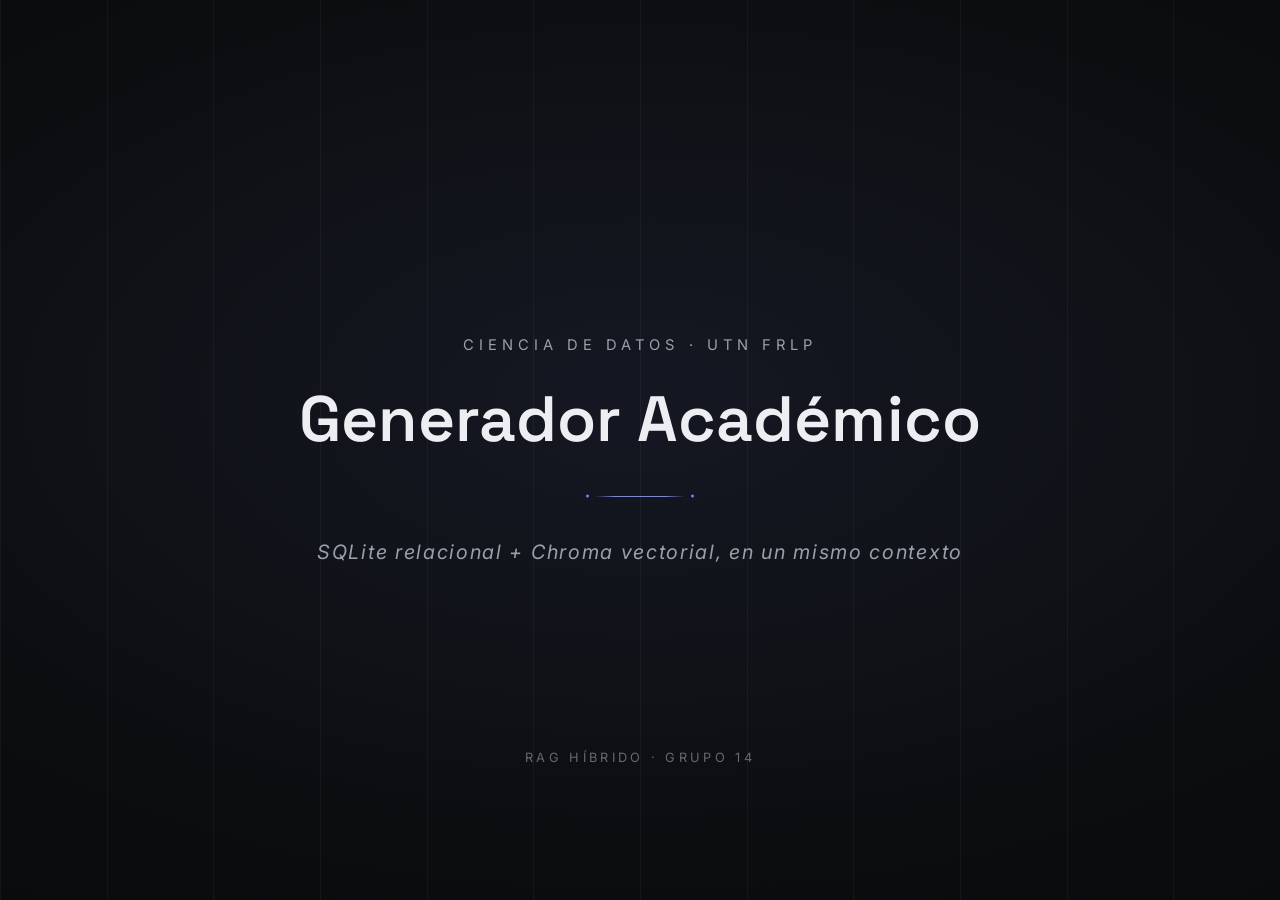
<file: docs/banner.html>
<!doctype html>
<html lang="es">
<head>
<meta charset="utf-8">
<title>banner</title>

<!-- ══ CONFIG ═══════════════════════════════════════════════════════════
     Editar SOLO este bloque. Los valores salen del sitio real del
     proyecto (sus @font-face / :root), no de la imaginación.
     ═════════════════════════════════════════════════════════════════ -->

<link rel="preconnect" href="https://fonts.gstatic.com" crossorigin>
<link rel="stylesheet" href="https://fonts.googleapis.com/css2?family=Space+Grotesk:wght@500;600;700&family=Inter:ital,wght@0,400;0,500;1,400&display=swap">

<style>
:root{
  /* paleta — copiar del :root del proyecto */
  --bg:        #0E0F12;
  --bg-deep:   #08090B;
  --ink:       #ECEEF2;
  --muted:     #9AA0AA;
  --accent:    #6E86FF;

  /* tipografía — las mismas familias que usa el sitio */
  --font-display: "Space Grotesk", "Segoe UI", sans-serif;
  --font-body:    "Inter", system-ui, sans-serif;

  /* ajuste fino del título */
  --title-weight: 600;
  --title-track:  .005em;
  --title-size:   min(5vw, 20vh);

  /* motivo de fondo del proyecto: gridlines | none */
  --motif: gridlines;

  /* imagen de fondo opcional: url('hero.jpg') o none */
  --hero: none;
  --hero-opacity: .18;
}
</style>

<!-- Textos: si alguno sobra, borrar el elemento entero, no dejarlo vacío. -->
<script>
  const EYEBROW = "Ciencia de Datos · UTN FRLP";                                   /* opcional, ej. "Web · 14 secciones" */
  const TITLE = "Generador Académico";
  const TAGLINE = "SQLite relacional + Chroma vectorial, en un mismo contexto";
  const FOOTNOTE = "RAG híbrido · Grupo 14";                                   /* opcional, ej. dominio del deploy */
</script>

<!-- ══ /CONFIG ══════════════════════════════════════════════════════ -->

<style>
*{margin:0;padding:0;box-sizing:border-box}
html,body{width:100%;height:100%;overflow:hidden}

body{
  background:var(--bg);
  color:var(--ink);
  display:flex;align-items:center;justify-content:center;
  position:relative;
  -webkit-font-smoothing:antialiased;
}

/* hero opcional */
body::before{
  content:"";position:absolute;inset:0;
  background-image:var(--hero);
  background-size:cover;background-position:center;
  opacity:var(--hero-opacity);
  filter:grayscale(.4);
}

/* motivo estructural + viñeta: hunde los bordes para que el texto respire */
body::after{
  content:"";position:absolute;inset:0;pointer-events:none;
  background:
    repeating-linear-gradient(90deg,
      rgba(255,255,255,.045) 0 1px, transparent 1px 8.3333%),
    radial-gradient(100% 78% at 50% 44%,
      color-mix(in srgb, var(--accent) 7%, transparent) 0%, transparent 62%),
    radial-gradient(120% 92% at 50% 45%,
      transparent 34%, color-mix(in srgb, var(--bg-deep) 92%, black) 100%);
}
:root[style*="--motif: none"] body::after{background:radial-gradient(120% 90% at 50% 45%,transparent 30%,var(--bg-deep) 100%)}

.plate{position:relative;z-index:1;text-align:center;padding:0 6vw;max-width:88%}

.eyebrow{
  font-family:var(--font-body);
  font-size:min(1.15vw,2.6vh);
  letter-spacing:.34em;text-transform:uppercase;
  color:var(--muted);
  margin-bottom:min(2.6vw,5vh);
}

h1{
  font-family:var(--font-display);
  font-weight:var(--title-weight);
  font-size:var(--title-size);
  letter-spacing:var(--title-track);
  line-height:1.02;
  text-indent:var(--title-track);          /* compensa el tracking del último glifo */
  white-space:nowrap;
}

/* filete: la marca de agua del sistema, no un separador cualquiera */
.rule{
  width:min(7vw,18vh);height:1px;
  background:linear-gradient(90deg,transparent,var(--accent) 22%,var(--accent) 78%,transparent);
  margin:min(3.4vw,7vh) auto;
  position:relative;
}
.rule::before,.rule::after{
  content:"";position:absolute;top:50%;
  width:3px;height:3px;border-radius:50%;
  background:var(--accent);transform:translateY(-50%) rotate(45deg);
}
.rule::before{left:-9px}
.rule::after{right:-9px}

.tagline{
  font-family:var(--font-body);
  font-style:italic;
  font-size:min(1.55vw,5.2vh);
  letter-spacing:.085em;
  color:var(--muted);
}

.footnote{
  position:absolute;z-index:1;
  bottom:min(3vw,5vh);left:0;right:0;
  text-align:center;
  font-family:var(--font-body);
  font-size:min(1vw,2.2vh);
  letter-spacing:.26em;text-transform:uppercase;
  color:color-mix(in srgb, var(--muted) 62%, transparent);
}

/* El social preview (2:1) se recorta en las tarjetas: GitHub pide ~80px de zona
   segura. El banner del README (3:1) no se recorta y conserva su composicion. */
@media (max-aspect-ratio: 5/2){ .footnote{bottom:15%} }
</style>
</head>
<body>
  <div class="plate">
    <p class="eyebrow"></p>
    <h1></h1>
    <div class="rule"></div>
    <p class="tagline"></p>
  </div>
  <p class="footnote"></p>

<script>
  const set = (sel, txt) => {
    const el = document.querySelector(sel);
    txt ? el.textContent = txt : el.remove();
  };
  set(".eyebrow",  EYEBROW);
  set("h1",        TITLE);
  set(".tagline",  TAGLINE);
  set(".footnote", FOOTNOTE);

  /* Un título largo no debe partirse ni desbordar: se encoge hasta entrar. */
  const h1 = document.querySelector("h1");
  if (h1) {
    const room = () => h1.scrollWidth <= h1.parentElement.clientWidth;
    let size = parseFloat(getComputedStyle(h1).fontSize);
    while (!room() && size > 12) h1.style.fontSize = (size -= 2) + "px";
  }
</script>
</body>
</html>
</file>
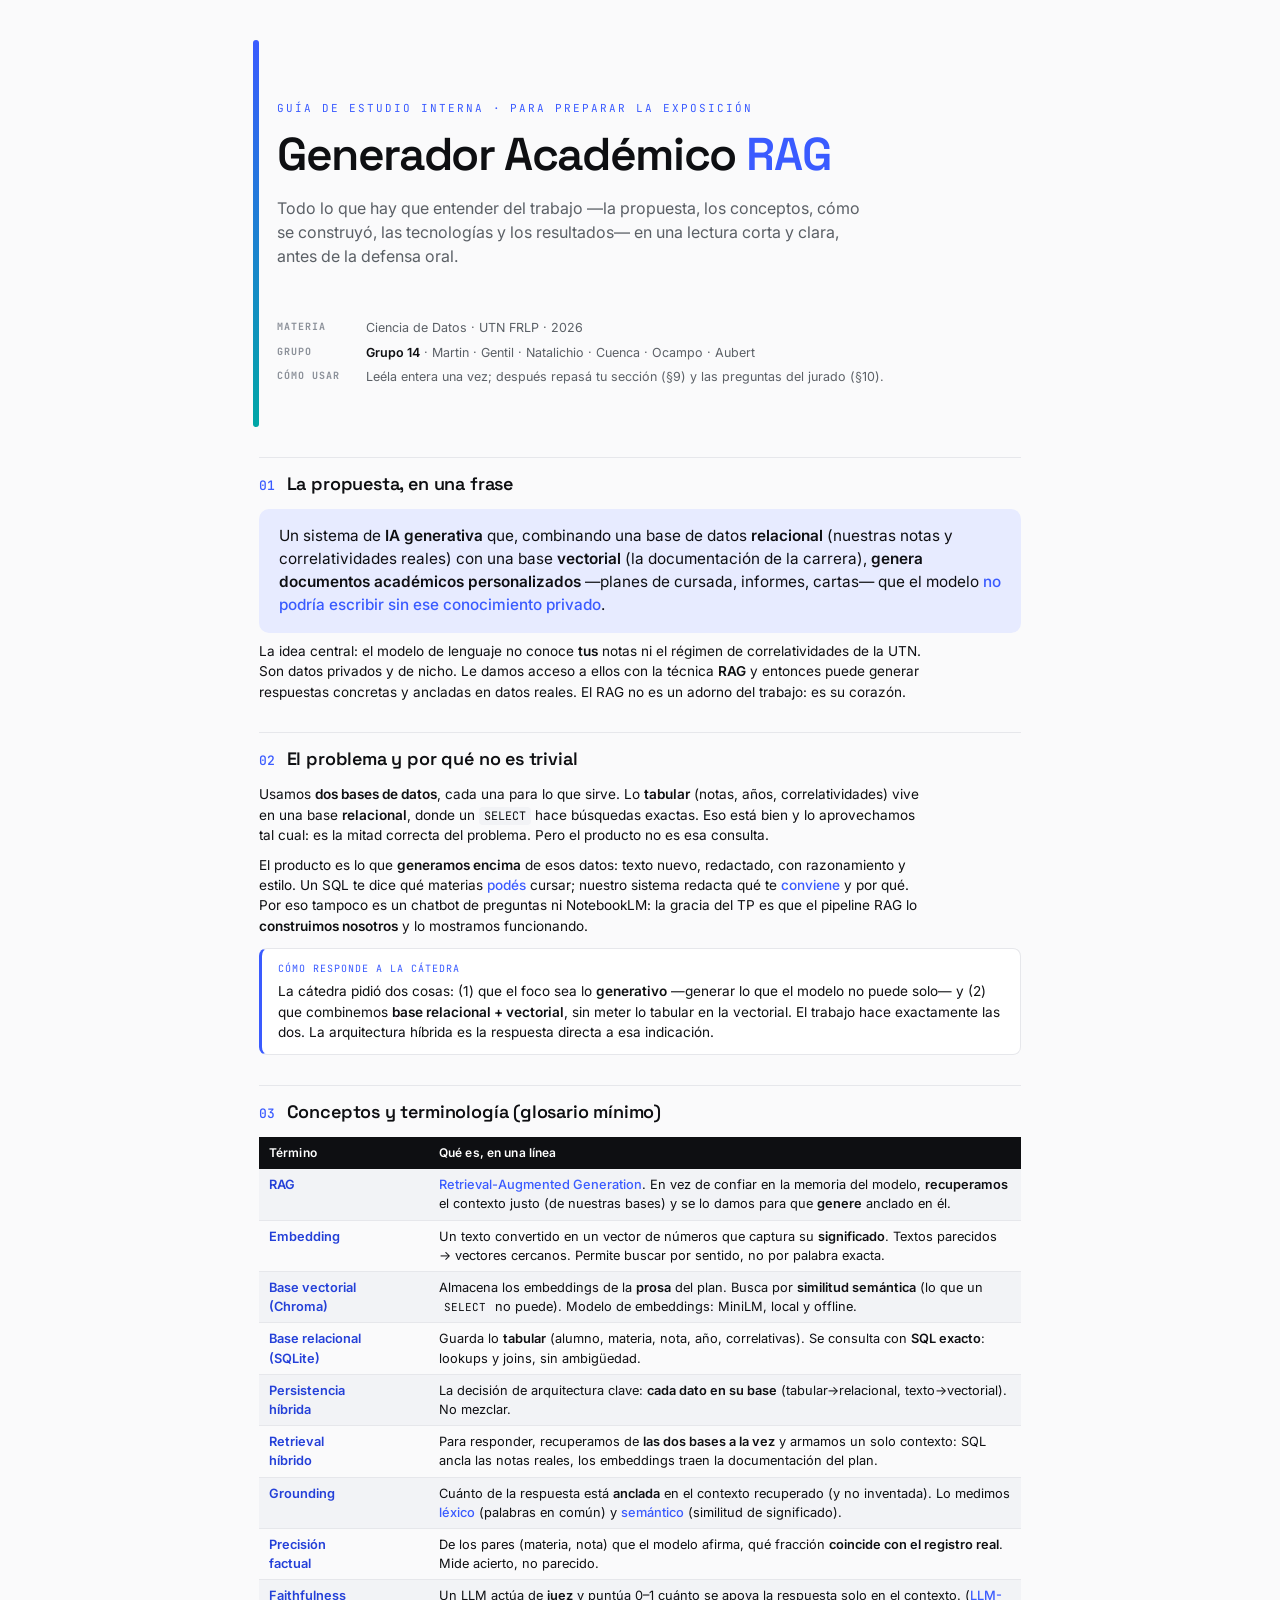
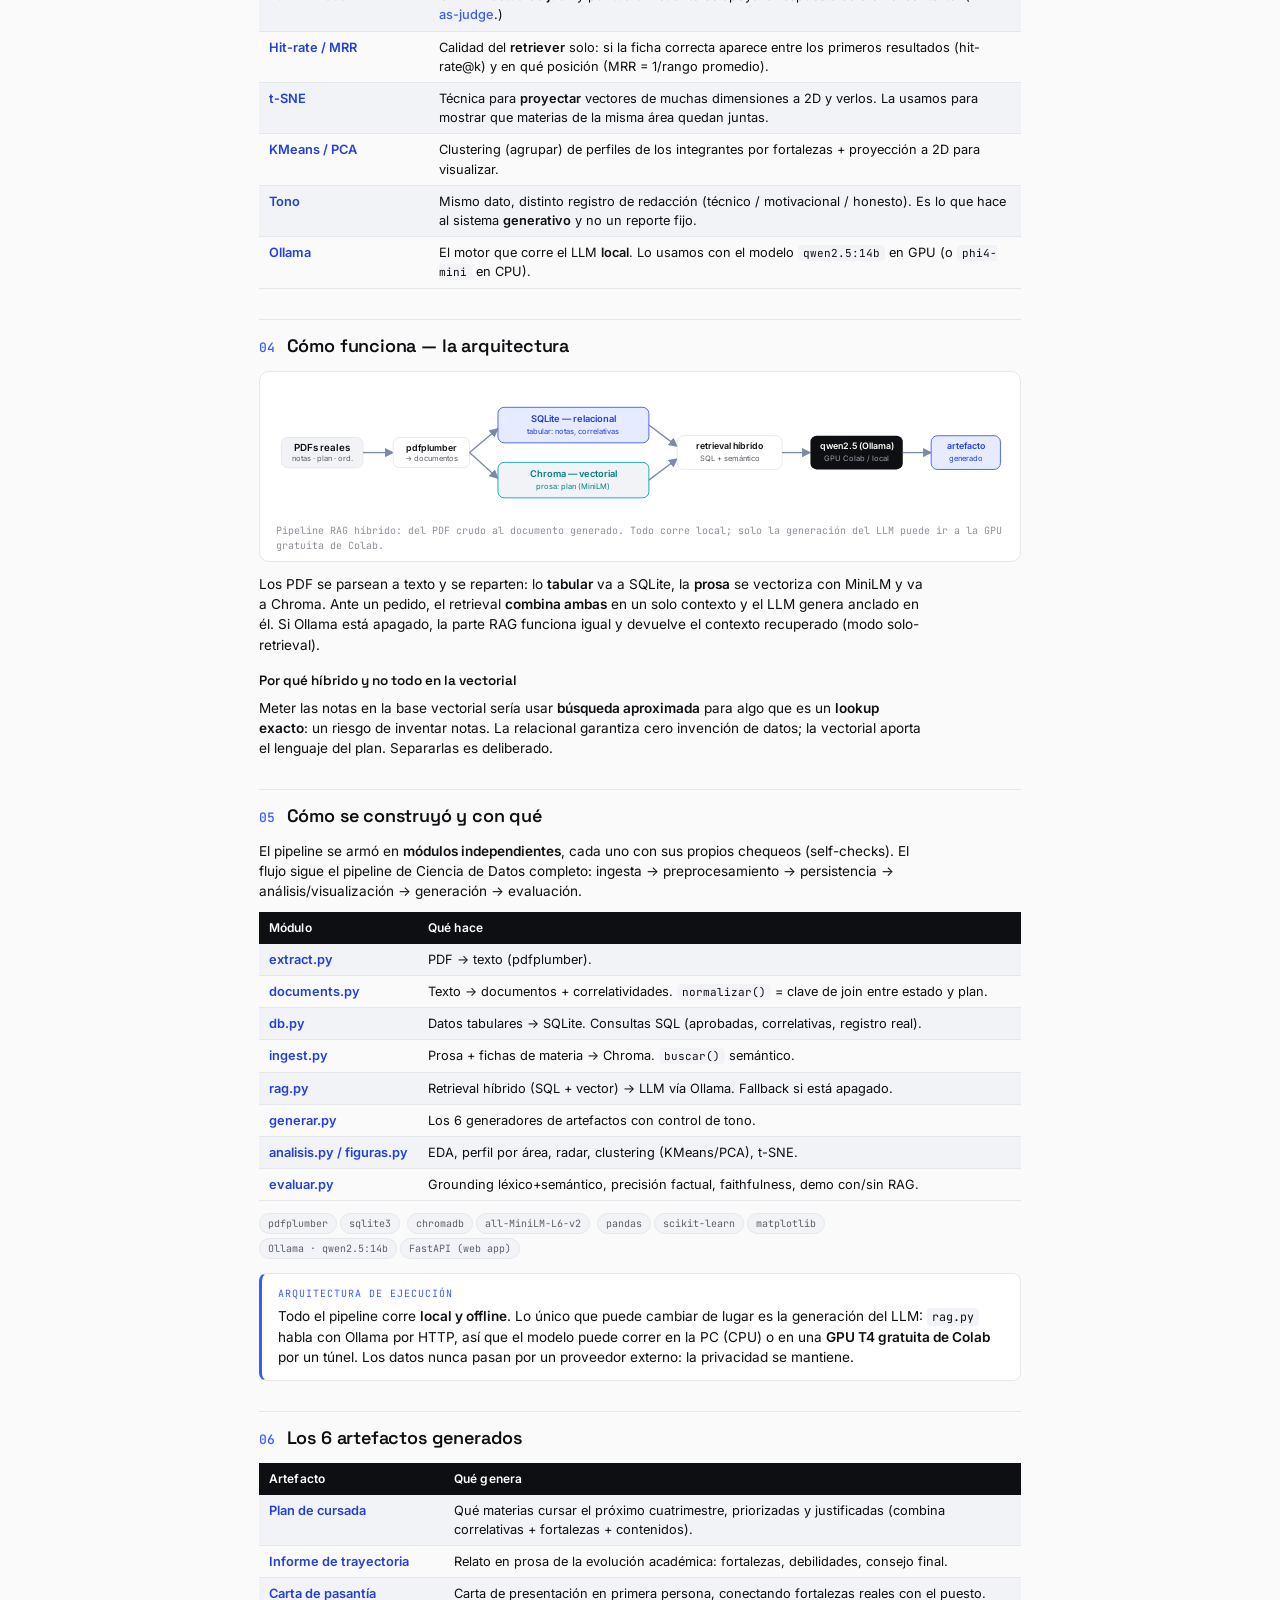
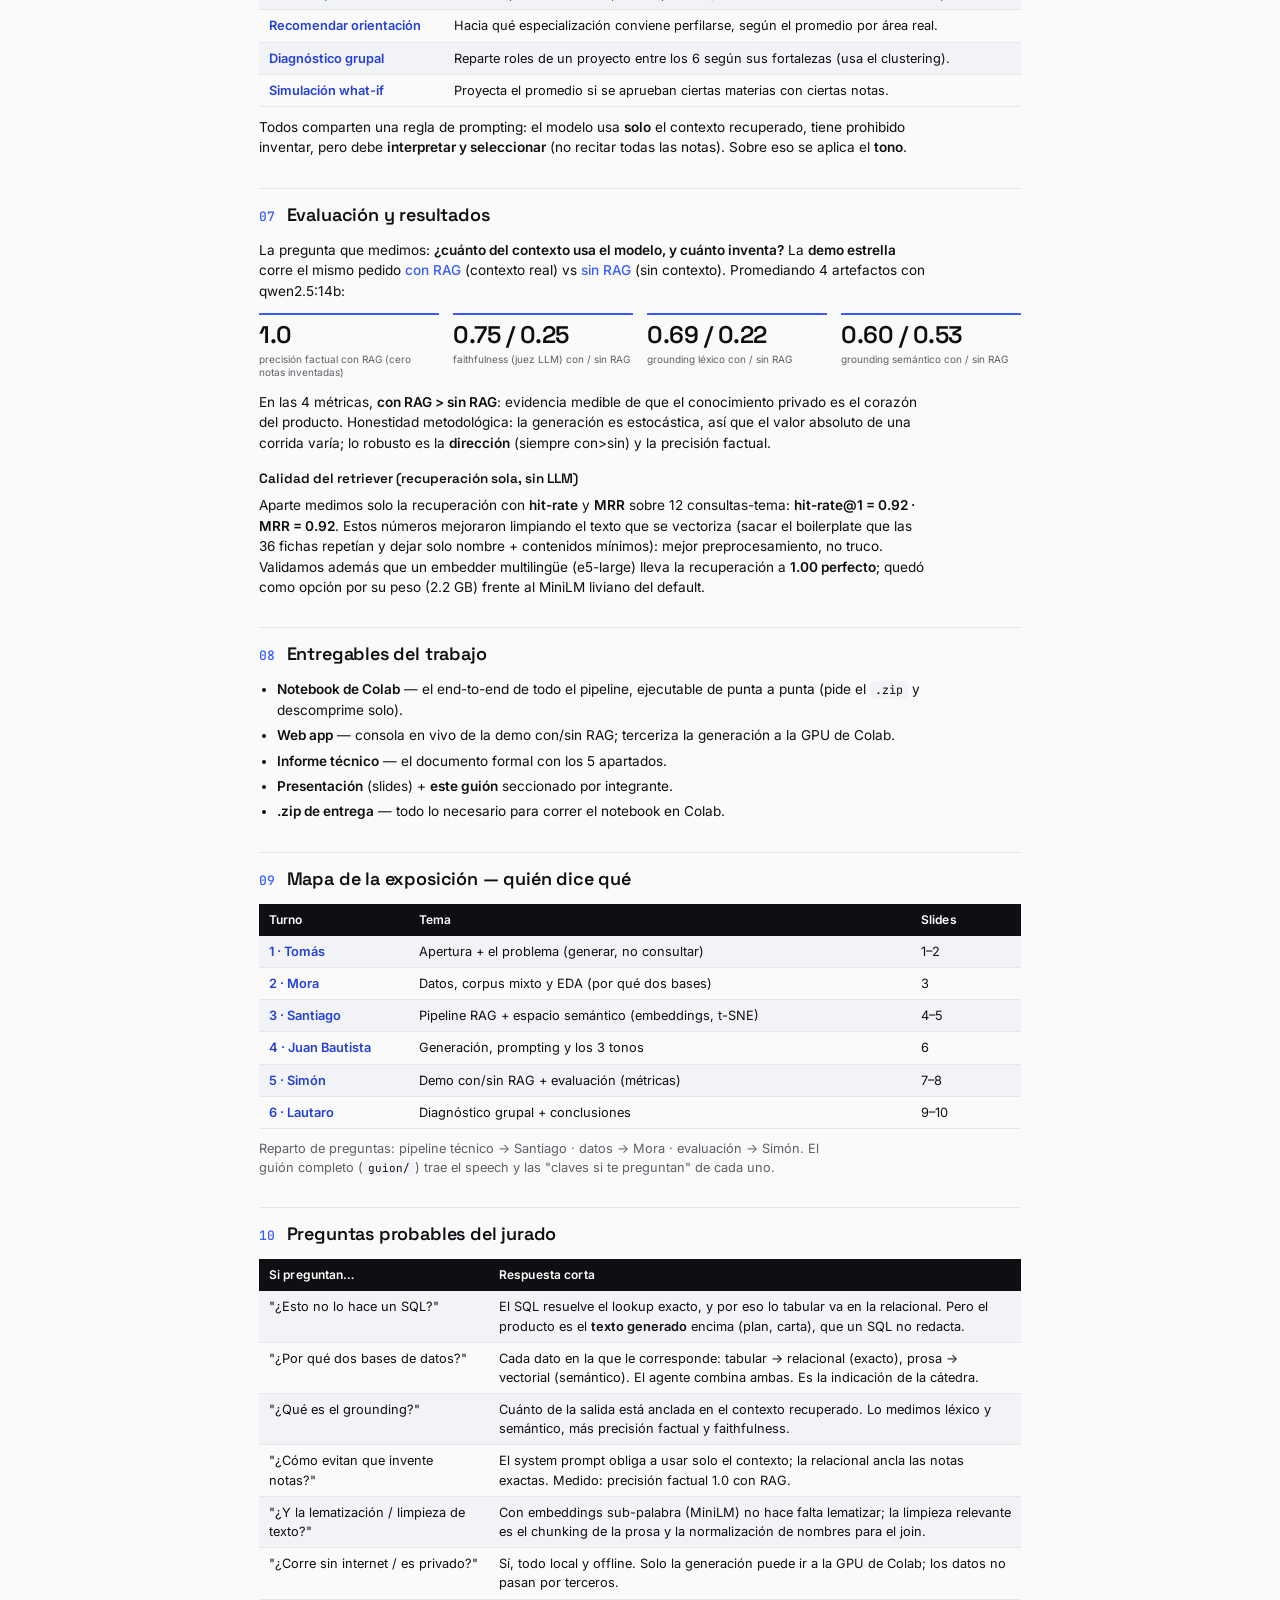
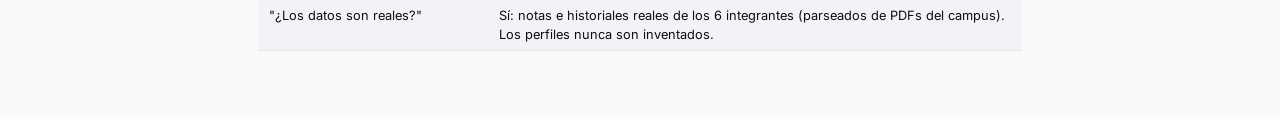
<file: estudio/guia-estudio.html>
<!DOCTYPE html>
<html lang="es">
<head>
<meta charset="UTF-8" />
<meta name="viewport" content="width=device-width, initial-scale=1.0" />
<title>Guía de estudio · Generador Académico RAG · Grupo 14</title>
<link rel="preconnect" href="https://fonts.googleapis.com" />
<link rel="preconnect" href="https://fonts.gstatic.com" crossorigin />
<link href="https://fonts.googleapis.com/css2?family=Inter:wght@400;500;600;700&family=Space+Grotesk:wght@500;600;700&family=JetBrains+Mono:wght@400;500&display=swap" rel="stylesheet" />
<style>
  /* Guía de estudio interna — sistema visual Graphite & Cobalt (DESIGN.md),
     estructura editorial tp-academico. Render: Edge/Chrome headless (scripts/export_pdf.py). */
  :root{
    --bg:#FAFAFB; --ink:#0E0F12; --ink-soft:#5B6066; --muted:#8B9099;
    --line:#E6E7EB; --line-soft:#F0F1F4; --surface:#F2F3F6;
    --cobalt:#3A5BFF; --cobalt2:#2440D8; --cobalt-soft:#E7EBFF;
    --teal:#00A6A6; --amber:#E0A100; --acero:#7C8AA5; --violeta:#9B6DFF;
    --display:'Space Grotesk','Segoe UI',sans-serif; --sans:'Inter',system-ui,sans-serif; --mono:'JetBrains Mono',ui-monospace,monospace;
  }
  *{box-sizing:border-box;margin:0;padding:0;}
  body{font-family:var(--sans);background:var(--bg);color:var(--ink);font-size:10.2pt;line-height:1.5;-webkit-font-smoothing:antialiased;}
  .doc{max-width:850px;margin:0 auto;padding:40px 44px 56px;}
  strong{font-weight:600;} em{color:var(--cobalt);font-style:normal;font-weight:500;}
  code{font-family:var(--mono);font-size:.86em;background:var(--surface);padding:1px 5px;border-radius:4px;color:var(--ink);}

  /* Portada */
  .cover{position:relative;display:flex;flex-direction:column;justify-content:center;padding:60px 0 40px 18px;}
  .cover .bar{position:absolute;top:0;left:-6px;width:6px;height:100%;background:linear-gradient(180deg,var(--cobalt),var(--teal));border-radius:3px;}
  .kick{font-family:var(--mono);font-size:11px;letter-spacing:.18em;text-transform:uppercase;color:var(--cobalt);}
  .cover h1{font-family:var(--display);font-weight:600;font-size:46px;line-height:1.03;letter-spacing:-.03em;margin:14px 0 0;}
  .cover h1 .c{color:var(--cobalt);}
  .cover .sub{font-size:16px;color:var(--ink-soft);max-width:60ch;margin-top:18px;line-height:1.5;}
  .cover .meta{margin-top:42px;display:grid;grid-template-columns:auto 1fr;gap:6px 26px;font-size:12.5px;color:var(--ink-soft);}
  .cover .meta b{font-family:var(--mono);font-size:10px;letter-spacing:.1em;text-transform:uppercase;color:var(--muted);}
  .cover .meta span strong{color:var(--ink);}

  /* Secciones */
  section{margin-top:30px;}
  h2{font-family:var(--display);font-size:18px;font-weight:600;letter-spacing:-.01em;margin:0 0 12px;padding-top:12px;border-top:1px solid var(--line);display:flex;align-items:baseline;gap:12px;}
  h2 .n{font-family:var(--mono);font-size:13px;color:var(--cobalt);font-weight:500;}
  h3{font-family:var(--display);font-size:13.5px;font-weight:600;margin:16px 0 6px;color:var(--ink);}
  p{max-width:74ch;margin:0 0 9px;}
  .lead{font-size:11.5pt;color:var(--ink);}
  ul{margin:0 0 9px;padding-left:18px;} li{margin:5px 0;max-width:72ch;}

  /* one-liner destacado */
  .tldr{background:var(--cobalt-soft);border-radius:10px;padding:16px 20px;margin:4px 0 8px;}
  .tldr p{margin:0;font-size:11.5pt;color:var(--ink);max-width:none;}

  /* KPIs */
  .kpis{display:grid;grid-template-columns:repeat(4,1fr);gap:14px;margin:12px 0;}
  .kpi{border-top:2px solid var(--cobalt);padding-top:8px;}
  .kpi b{font-family:var(--display);font-weight:600;font-size:24px;display:block;line-height:1;letter-spacing:-.02em;}
  .kpi span{display:block;margin-top:6px;font-size:10px;color:var(--ink-soft);line-height:1.35;}

  /* tablas */
  table{width:100%;border-collapse:collapse;margin:10px 0;font-size:9.6pt;}
  th{background:var(--ink);color:#fff;font-weight:600;text-align:left;padding:7px 10px;font-size:9pt;letter-spacing:.01em;}
  td{padding:6px 10px;border-bottom:1px solid var(--line);vertical-align:top;}
  tr:nth-child(even) td{background:var(--surface);}
  td.term{font-weight:600;color:var(--cobalt2);white-space:nowrap;}

  /* callout */
  .callout{border:1px solid var(--line);border-left:3px solid var(--cobalt);background:#fff;border-radius:8px;padding:12px 16px;margin:12px 0;}
  .callout .h{font-family:var(--mono);font-size:10px;letter-spacing:.1em;text-transform:uppercase;color:var(--cobalt);margin-bottom:5px;}
  .callout.warn{border-left-color:var(--amber);} .callout.warn .h{color:var(--amber);}

  /* diagrama */
  .diagram{border:1px solid var(--line);border-radius:10px;background:#fff;padding:14px 16px 8px;margin:12px 0;}
  .diagram .cap{font-family:var(--mono);font-size:10px;color:var(--muted);margin-top:4px;}
  svg{display:block;width:100%;height:auto;}

  .two{display:grid;grid-template-columns:1fr 1fr;gap:18px;}
  .chip{display:inline-block;font-family:var(--mono);font-size:10px;padding:2px 8px;border-radius:999px;background:var(--surface);border:1px solid var(--line);color:var(--ink-soft);margin:2px 3px 2px 0;}

  @media print{
    @page{size:A4;margin:15mm 15mm 14mm;}
    body{background:#fff;font-size:10pt;}
    .doc{max-width:none;padding:0;}
    .cover{min-height:92vh;page-break-after:always;}
    section{page-break-inside:auto;}
    h2{page-break-after:avoid;} h3{page-break-after:avoid;}
    .diagram,.kpis,table,.callout,.tldr{page-break-inside:avoid;}
  }
</style>
</head>
<body>
<article class="doc">

  <!-- PORTADA -->
  <header class="cover">
    <span class="bar"></span>
    <span class="kick">Guía de estudio interna · para preparar la exposición</span>
    <h1>Generador Académico <span class="c">RAG</span></h1>
    <p class="sub">Todo lo que hay que entender del trabajo —la propuesta, los conceptos, cómo se
      construyó, las tecnologías y los resultados— en una lectura corta y clara, antes de la defensa
      oral.</p>
    <div class="meta">
      <b>Materia</b><span>Ciencia de Datos · UTN FRLP · 2026</span>
      <b>Grupo</b><span><strong>Grupo 14</strong> · Martin · Gentil · Natalichio · Cuenca · Ocampo · Aubert</span>
      <b>Cómo usar</b><span>Leéla entera una vez; después repasá tu sección (§9) y las preguntas del jurado (§10).</span>
    </div>
  </header>

  <!-- 1 · LA PROPUESTA -->
  <section>
    <h2><span class="n">01</span>La propuesta, en una frase</h2>
    <div class="tldr"><p>Un sistema de <strong>IA generativa</strong> que, combinando una base de
      datos <strong>relacional</strong> (nuestras notas y correlatividades reales) con una base
      <strong>vectorial</strong> (la documentación de la carrera), <strong>genera documentos
      académicos personalizados</strong> —planes de cursada, informes, cartas— que el modelo
      <em>no podría escribir sin ese conocimiento privado</em>.</p></div>
    <p>La idea central: el modelo de lenguaje no conoce <strong>tus</strong> notas ni el régimen de
      correlatividades de la UTN. Son datos privados y de nicho. Le damos acceso a ellos con la
      técnica <strong>RAG</strong> y entonces puede generar respuestas concretas y ancladas en datos
      reales. El RAG no es un adorno del trabajo: es su corazón.</p>
  </section>

  <!-- 2 · EL PROBLEMA / REENCUADRE -->
  <section>
    <h2><span class="n">02</span>El problema y por qué no es trivial</h2>
    <p>Usamos <strong>dos bases de datos</strong>, cada una para lo que sirve. Lo <strong>tabular</strong>
      (notas, años, correlatividades) vive en una base <strong>relacional</strong>, donde un
      <code>SELECT</code> hace búsquedas exactas. Eso está bien y lo aprovechamos tal cual: es la mitad
      correcta del problema. Pero el producto no es esa consulta.</p>
    <p>El producto es lo que <strong>generamos encima</strong> de esos datos: texto nuevo, redactado,
      con razonamiento y estilo. Un SQL te dice qué materias <em>podés</em> cursar; nuestro sistema
      redacta qué te <em>conviene</em> y por qué. Por eso tampoco es un chatbot de preguntas ni
      NotebookLM: la gracia del TP es que el pipeline RAG lo <strong>construimos nosotros</strong> y
      lo mostramos funcionando.</p>
    <div class="callout"><div class="h">Cómo responde a la cátedra</div>
      <p style="margin:0;max-width:none">La cátedra pidió dos cosas: (1) que el foco sea lo
        <strong>generativo</strong> —generar lo que el modelo no puede solo— y (2) que combinemos
        <strong>base relacional + vectorial</strong>, sin meter lo tabular en la vectorial. El trabajo
        hace exactamente las dos. La arquitectura híbrida es la respuesta directa a esa indicación.</p></div>
  </section>

  <!-- 3 · CONCEPTOS Y TERMINOLOGÍA -->
  <section>
    <h2><span class="n">03</span>Conceptos y terminología (glosario mínimo)</h2>
    <table>
      <tr><th style="width:170px">Término</th><th>Qué es, en una línea</th></tr>
      <tr><td class="term">RAG</td><td><em>Retrieval-Augmented Generation</em>. En vez de confiar en la memoria del modelo, <strong>recuperamos</strong> el contexto justo (de nuestras bases) y se lo damos para que <strong>genere</strong> anclado en él.</td></tr>
      <tr><td class="term">Embedding</td><td>Un texto convertido en un vector de números que captura su <strong>significado</strong>. Textos parecidos → vectores cercanos. Permite buscar por sentido, no por palabra exacta.</td></tr>
      <tr><td class="term">Base vectorial<br>(Chroma)</td><td>Almacena los embeddings de la <strong>prosa</strong> del plan. Busca por <strong>similitud semántica</strong> (lo que un <code>SELECT</code> no puede). Modelo de embeddings: MiniLM, local y offline.</td></tr>
      <tr><td class="term">Base relacional<br>(SQLite)</td><td>Guarda lo <strong>tabular</strong> (alumno, materia, nota, año, correlativas). Se consulta con <strong>SQL exacto</strong>: lookups y joins, sin ambigüedad.</td></tr>
      <tr><td class="term">Persistencia<br>híbrida</td><td>La decisión de arquitectura clave: <strong>cada dato en su base</strong> (tabular→relacional, texto→vectorial). No mezclar.</td></tr>
      <tr><td class="term">Retrieval<br>híbrido</td><td>Para responder, recuperamos de <strong>las dos bases a la vez</strong> y armamos un solo contexto: SQL ancla las notas reales, los embeddings traen la documentación del plan.</td></tr>
      <tr><td class="term">Grounding</td><td>Cuánto de la respuesta está <strong>anclada</strong> en el contexto recuperado (y no inventada). Lo medimos <em>léxico</em> (palabras en común) y <em>semántico</em> (similitud de significado).</td></tr>
      <tr><td class="term">Precisión<br>factual</td><td>De los pares (materia, nota) que el modelo afirma, qué fracción <strong>coincide con el registro real</strong>. Mide acierto, no parecido.</td></tr>
      <tr><td class="term">Faithfulness</td><td>Un LLM actúa de <strong>juez</strong> y puntúa 0–1 cuánto se apoya la respuesta solo en el contexto. (<em>LLM-as-judge</em>.)</td></tr>
      <tr><td class="term">Hit-rate / MRR</td><td>Calidad del <strong>retriever</strong> solo: si la ficha correcta aparece entre los primeros resultados (hit-rate@k) y en qué posición (MRR = 1/rango promedio).</td></tr>
      <tr><td class="term">t-SNE</td><td>Técnica para <strong>proyectar</strong> vectores de muchas dimensiones a 2D y verlos. La usamos para mostrar que materias de la misma área quedan juntas.</td></tr>
      <tr><td class="term">KMeans / PCA</td><td>Clustering (agrupar) de perfiles de los integrantes por fortalezas + proyección a 2D para visualizar.</td></tr>
      <tr><td class="term">Tono</td><td>Mismo dato, distinto registro de redacción (técnico / motivacional / honesto). Es lo que hace al sistema <strong>generativo</strong> y no un reporte fijo.</td></tr>
      <tr><td class="term">Ollama</td><td>El motor que corre el LLM <strong>local</strong>. Lo usamos con el modelo <code>qwen2.5:14b</code> en GPU (o <code>phi4-mini</code> en CPU).</td></tr>
    </table>
  </section>

  <!-- 4 · ARQUITECTURA -->
  <section>
    <h2><span class="n">04</span>Cómo funciona — la arquitectura</h2>
    <div class="diagram">
      <svg viewBox="0 0 820 150" font-family="Inter">
        <defs>
          <marker id="ar" viewBox="0 0 10 10" refX="9" refY="5" markerWidth="7" markerHeight="7" orient="auto">
            <path d="M0 0 L10 5 L0 10 z" fill="#7C8AA5"/>
          </marker>
        </defs>
        <!-- PDFs -->
        <rect x="6" y="58" width="92" height="34" rx="7" fill="#F2F3F6" stroke="#E6E7EB"/>
        <text x="52" y="73" text-anchor="middle" font-size="11" font-weight="600" fill="#0E0F12">PDFs reales</text>
        <text x="52" y="85" text-anchor="middle" font-size="8.5" fill="#5B6066">notas · plan · ord.</text>
        <line x1="98" y1="75" x2="132" y2="75" stroke="#7C8AA5" stroke-width="1.5" marker-end="url(#ar)"/>
        <!-- pdfplumber -->
        <rect x="132" y="58" width="86" height="34" rx="7" fill="#fff" stroke="#E6E7EB"/>
        <text x="175" y="73" text-anchor="middle" font-size="10" font-weight="600" fill="#0E0F12">pdfplumber</text>
        <text x="175" y="85" text-anchor="middle" font-size="8.5" fill="#5B6066">→ documentos</text>
        <!-- split -->
        <line x1="218" y1="75" x2="250" y2="48" stroke="#7C8AA5" stroke-width="1.5" marker-end="url(#ar)"/>
        <line x1="218" y1="75" x2="250" y2="104" stroke="#7C8AA5" stroke-width="1.5" marker-end="url(#ar)"/>
        <!-- relacional -->
        <rect x="250" y="24" width="170" height="40" rx="7" fill="#E7EBFF" stroke="#3A5BFF"/>
        <text x="335" y="40" text-anchor="middle" font-size="10.5" font-weight="600" fill="#2440D8">SQLite — relacional</text>
        <text x="335" y="54" text-anchor="middle" font-size="8.5" fill="#2440D8">tabular: notas, correlativas</text>
        <!-- vectorial -->
        <rect x="250" y="86" width="170" height="40" rx="7" fill="#F2F3F6" stroke="#00A6A6"/>
        <text x="335" y="102" text-anchor="middle" font-size="10.5" font-weight="600" fill="#00807f">Chroma — vectorial</text>
        <text x="335" y="116" text-anchor="middle" font-size="8.5" fill="#00807f">prosa: plan (MiniLM)</text>
        <!-- retrieval -->
        <line x1="420" y1="44" x2="452" y2="68" stroke="#7C8AA5" stroke-width="1.5" marker-end="url(#ar)"/>
        <line x1="420" y1="106" x2="452" y2="82" stroke="#7C8AA5" stroke-width="1.5" marker-end="url(#ar)"/>
        <rect x="452" y="56" width="118" height="38" rx="7" fill="#fff" stroke="#E6E7EB"/>
        <text x="511" y="71" text-anchor="middle" font-size="10" font-weight="600" fill="#0E0F12">retrieval híbrido</text>
        <text x="511" y="84" text-anchor="middle" font-size="8.5" fill="#5B6066">SQL + semántico</text>
        <line x1="570" y1="75" x2="602" y2="75" stroke="#7C8AA5" stroke-width="1.5" marker-end="url(#ar)"/>
        <!-- LLM -->
        <rect x="602" y="56" width="104" height="38" rx="7" fill="#0E0F12"/>
        <text x="654" y="71" text-anchor="middle" font-size="10" font-weight="600" fill="#fff">qwen2.5 (Ollama)</text>
        <text x="654" y="84" text-anchor="middle" font-size="8.5" fill="#9AA0AA">GPU Colab / local</text>
        <line x1="706" y1="75" x2="738" y2="75" stroke="#7C8AA5" stroke-width="1.5" marker-end="url(#ar)"/>
        <!-- artefacto -->
        <rect x="738" y="56" width="78" height="38" rx="7" fill="#E7EBFF" stroke="#3A5BFF"/>
        <text x="777" y="71" text-anchor="middle" font-size="10" font-weight="600" fill="#2440D8">artefacto</text>
        <text x="777" y="84" text-anchor="middle" font-size="8.5" fill="#2440D8">generado</text>
      </svg>
      <div class="cap">Pipeline RAG híbrido: del PDF crudo al documento generado. Todo corre local; solo la generación del LLM puede ir a la GPU gratuita de Colab.</div>
    </div>
    <p>Los PDF se parsean a texto y se reparten: lo <strong>tabular</strong> va a SQLite, la
      <strong>prosa</strong> se vectoriza con MiniLM y va a Chroma. Ante un pedido, el retrieval
      <strong>combina ambas</strong> en un solo contexto y el LLM genera anclado en él. Si Ollama está
      apagado, la parte RAG funciona igual y devuelve el contexto recuperado (modo solo-retrieval).</p>
    <h3>Por qué híbrido y no todo en la vectorial</h3>
    <p>Meter las notas en la base vectorial sería usar <strong>búsqueda aproximada</strong> para algo
      que es un <strong>lookup exacto</strong>: un riesgo de inventar notas. La relacional garantiza
      cero invención de datos; la vectorial aporta el lenguaje del plan. Separarlas es deliberado.</p>
  </section>

  <!-- 5 · CÓMO SE HIZO + STACK -->
  <section>
    <h2><span class="n">05</span>Cómo se construyó y con qué</h2>
    <p>El pipeline se armó en <strong>módulos independientes</strong>, cada uno con sus propios
      chequeos (self-checks). El flujo sigue el pipeline de Ciencia de Datos completo: ingesta →
      preprocesamiento → persistencia → análisis/visualización → generación → evaluación.</p>
    <table>
      <tr><th style="width:150px">Módulo</th><th>Qué hace</th></tr>
      <tr><td class="term">extract.py</td><td>PDF → texto (pdfplumber).</td></tr>
      <tr><td class="term">documents.py</td><td>Texto → documentos + correlatividades. <code>normalizar()</code> = clave de join entre estado y plan.</td></tr>
      <tr><td class="term">db.py</td><td>Datos tabulares → SQLite. Consultas SQL (aprobadas, correlativas, registro real).</td></tr>
      <tr><td class="term">ingest.py</td><td>Prosa + fichas de materia → Chroma. <code>buscar()</code> semántico.</td></tr>
      <tr><td class="term">rag.py</td><td>Retrieval híbrido (SQL + vector) → LLM vía Ollama. Fallback si está apagado.</td></tr>
      <tr><td class="term">generar.py</td><td>Los 6 generadores de artefactos con control de tono.</td></tr>
      <tr><td class="term">analisis.py / figuras.py</td><td>EDA, perfil por área, radar, clustering (KMeans/PCA), t-SNE.</td></tr>
      <tr><td class="term">evaluar.py</td><td>Grounding léxico+semántico, precisión factual, faithfulness, demo con/sin RAG.</td></tr>
    </table>
    <p style="margin-top:6px"><span class="chip">pdfplumber</span><span class="chip">sqlite3</span>
      <span class="chip">chromadb</span><span class="chip">all-MiniLM-L6-v2</span>
      <span class="chip">pandas</span><span class="chip">scikit-learn</span><span class="chip">matplotlib</span>
      <span class="chip">Ollama · qwen2.5:14b</span><span class="chip">FastAPI (web app)</span></p>
    <div class="callout"><div class="h">Arquitectura de ejecución</div>
      <p style="margin:0;max-width:none">Todo el pipeline corre <strong>local y offline</strong>. Lo
        único que puede cambiar de lugar es la generación del LLM: <code>rag.py</code> habla con Ollama
        por HTTP, así que el modelo puede correr en la PC (CPU) o en una <strong>GPU T4 gratuita de
        Colab</strong> por un túnel. Los datos nunca pasan por un proveedor externo: la privacidad se
        mantiene.</p></div>
  </section>

  <!-- 6 · ARTEFACTOS -->
  <section>
    <h2><span class="n">06</span>Los 6 artefactos generados</h2>
    <table>
      <tr><th style="width:185px">Artefacto</th><th>Qué genera</th></tr>
      <tr><td class="term">Plan de cursada</td><td>Qué materias cursar el próximo cuatrimestre, priorizadas y justificadas (combina correlativas + fortalezas + contenidos).</td></tr>
      <tr><td class="term">Informe de trayectoria</td><td>Relato en prosa de la evolución académica: fortalezas, debilidades, consejo final.</td></tr>
      <tr><td class="term">Carta de pasantía</td><td>Carta de presentación en primera persona, conectando fortalezas reales con el puesto.</td></tr>
      <tr><td class="term">Recomendar orientación</td><td>Hacia qué especialización conviene perfilarse, según el promedio por área real.</td></tr>
      <tr><td class="term">Diagnóstico grupal</td><td>Reparte roles de un proyecto entre los 6 según sus fortalezas (usa el clustering).</td></tr>
      <tr><td class="term">Simulación what-if</td><td>Proyecta el promedio si se aprueban ciertas materias con ciertas notas.</td></tr>
    </table>
    <p>Todos comparten una regla de prompting: el modelo usa <strong>solo</strong> el contexto
      recuperado, tiene prohibido inventar, pero debe <strong>interpretar y seleccionar</strong> (no
      recitar todas las notas). Sobre eso se aplica el <strong>tono</strong>.</p>
  </section>

  <!-- 7 · EVALUACIÓN -->
  <section>
    <h2><span class="n">07</span>Evaluación y resultados</h2>
    <p>La pregunta que medimos: <strong>¿cuánto del contexto usa el modelo, y cuánto inventa?</strong>
      La <strong>demo estrella</strong> corre el mismo pedido <em>con RAG</em> (contexto real) vs
      <em>sin RAG</em> (sin contexto). Promediando 4 artefactos con qwen2.5:14b:</p>
    <div class="kpis">
      <div class="kpi"><b>1.0</b><span>precisión factual con RAG (cero notas inventadas)</span></div>
      <div class="kpi"><b>0.75 / 0.25</b><span>faithfulness (juez LLM) con / sin RAG</span></div>
      <div class="kpi"><b>0.69 / 0.22</b><span>grounding léxico con / sin RAG</span></div>
      <div class="kpi"><b>0.60 / 0.53</b><span>grounding semántico con / sin RAG</span></div>
    </div>
    <p>En las 4 métricas, <strong>con RAG &gt; sin RAG</strong>: evidencia medible de que el
      conocimiento privado es el corazón del producto. Honestidad metodológica: la generación es
      estocástica, así que el valor absoluto de una corrida varía; lo robusto es la <strong>dirección</strong>
      (siempre con&gt;sin) y la precisión factual.</p>
    <h3>Calidad del retriever (recuperación sola, sin LLM)</h3>
    <p>Aparte medimos solo la recuperación con <strong>hit-rate</strong> y <strong>MRR</strong> sobre
      12 consultas-tema: <strong>hit-rate@1 = 0.92 · MRR = 0.92</strong>. Estos números mejoraron limpiando el
      texto que se vectoriza (sacar el boilerplate que las 36 fichas repetían y dejar solo nombre +
      contenidos mínimos): mejor preprocesamiento, no truco. Validamos además que un embedder
      multilingüe (e5-large) lleva la recuperación a <strong>1.00 perfecto</strong>; quedó como opción
      por su peso (2.2&nbsp;GB) frente al MiniLM liviano del default.</p>
  </section>

  <!-- 8 · ENTREGABLES -->
  <section>
    <h2><span class="n">08</span>Entregables del trabajo</h2>
    <ul>
      <li><strong>Notebook de Colab</strong> — el end-to-end de todo el pipeline, ejecutable de punta a punta (pide el <code>.zip</code> y descomprime solo).</li>
      <li><strong>Web app</strong> — consola en vivo de la demo con/sin RAG; terceriza la generación a la GPU de Colab.</li>
      <li><strong>Informe técnico</strong> — el documento formal con los 5 apartados.</li>
      <li><strong>Presentación</strong> (slides) + <strong>este guión</strong> seccionado por integrante.</li>
      <li><strong>.zip de entrega</strong> — todo lo necesario para correr el notebook en Colab.</li>
    </ul>
  </section>

  <!-- 9 · MAPA DE LA EXPOSICIÓN -->
  <section>
    <h2><span class="n">09</span>Mapa de la exposición — quién dice qué</h2>
    <table>
      <tr><th style="width:150px">Turno</th><th>Tema</th><th style="width:110px">Slides</th></tr>
      <tr><td class="term">1 · Tomás</td><td>Apertura + el problema (generar, no consultar)</td><td>1–2</td></tr>
      <tr><td class="term">2 · Mora</td><td>Datos, corpus mixto y EDA (por qué dos bases)</td><td>3</td></tr>
      <tr><td class="term">3 · Santiago</td><td>Pipeline RAG + espacio semántico (embeddings, t-SNE)</td><td>4–5</td></tr>
      <tr><td class="term">4 · Juan Bautista</td><td>Generación, prompting y los 3 tonos</td><td>6</td></tr>
      <tr><td class="term">5 · Simón</td><td>Demo con/sin RAG + evaluación (métricas)</td><td>7–8</td></tr>
      <tr><td class="term">6 · Lautaro</td><td>Diagnóstico grupal + conclusiones</td><td>9–10</td></tr>
    </table>
    <p style="font-size:9.6pt;color:var(--ink-soft)">Reparto de preguntas: pipeline técnico → Santiago ·
      datos → Mora · evaluación → Simón. El guión completo (<code>guion/</code>) trae el speech y las
      "claves si te preguntan" de cada uno.</p>
  </section>

  <!-- 10 · PREGUNTAS DEL JURADO -->
  <section>
    <h2><span class="n">10</span>Preguntas probables del jurado</h2>
    <table>
      <tr><th style="width:230px">Si preguntan…</th><th>Respuesta corta</th></tr>
      <tr><td>"¿Esto no lo hace un SQL?"</td><td>El SQL resuelve el lookup exacto, y por eso lo tabular va en la relacional. Pero el producto es el <strong>texto generado</strong> encima (plan, carta), que un SQL no redacta.</td></tr>
      <tr><td>"¿Por qué dos bases de datos?"</td><td>Cada dato en la que le corresponde: tabular → relacional (exacto), prosa → vectorial (semántico). El agente combina ambas. Es la indicación de la cátedra.</td></tr>
      <tr><td>"¿Qué es el grounding?"</td><td>Cuánto de la salida está anclada en el contexto recuperado. Lo medimos léxico y semántico, más precisión factual y faithfulness.</td></tr>
      <tr><td>"¿Cómo evitan que invente notas?"</td><td>El system prompt obliga a usar solo el contexto; la relacional ancla las notas exactas. Medido: precisión factual 1.0 con RAG.</td></tr>
      <tr><td>"¿Y la lematización / limpieza de texto?"</td><td>Con embeddings sub-palabra (MiniLM) no hace falta lematizar; la limpieza relevante es el chunking de la prosa y la normalización de nombres para el join.</td></tr>
      <tr><td>"¿Corre sin internet / es privado?"</td><td>Sí, todo local y offline. Solo la generación puede ir a la GPU de Colab; los datos no pasan por terceros.</td></tr>
      <tr><td>"¿Los datos son reales?"</td><td>Sí: notas e historiales reales de los 6 integrantes (parseados de PDFs del campus). Los perfiles nunca son inventados.</td></tr>
    </table>
  </section>

</article>
</body>
</html>
</file>
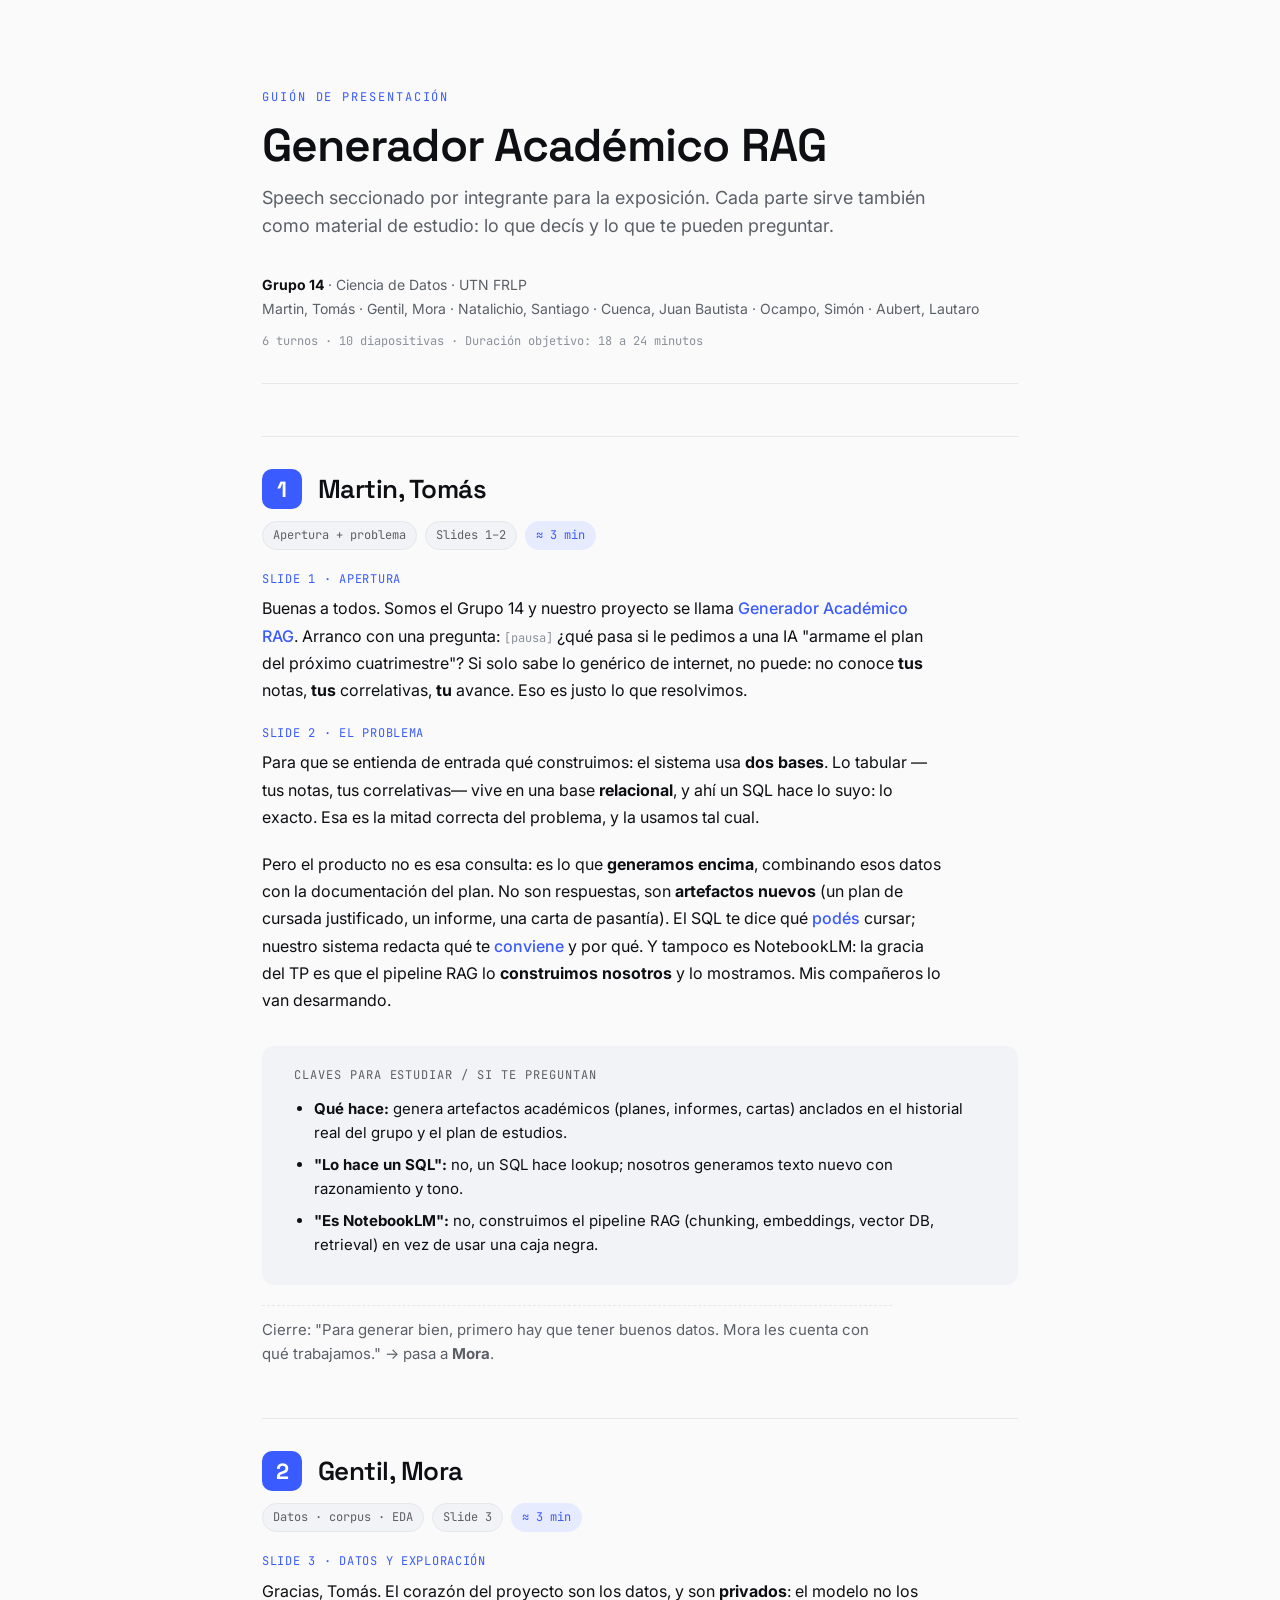
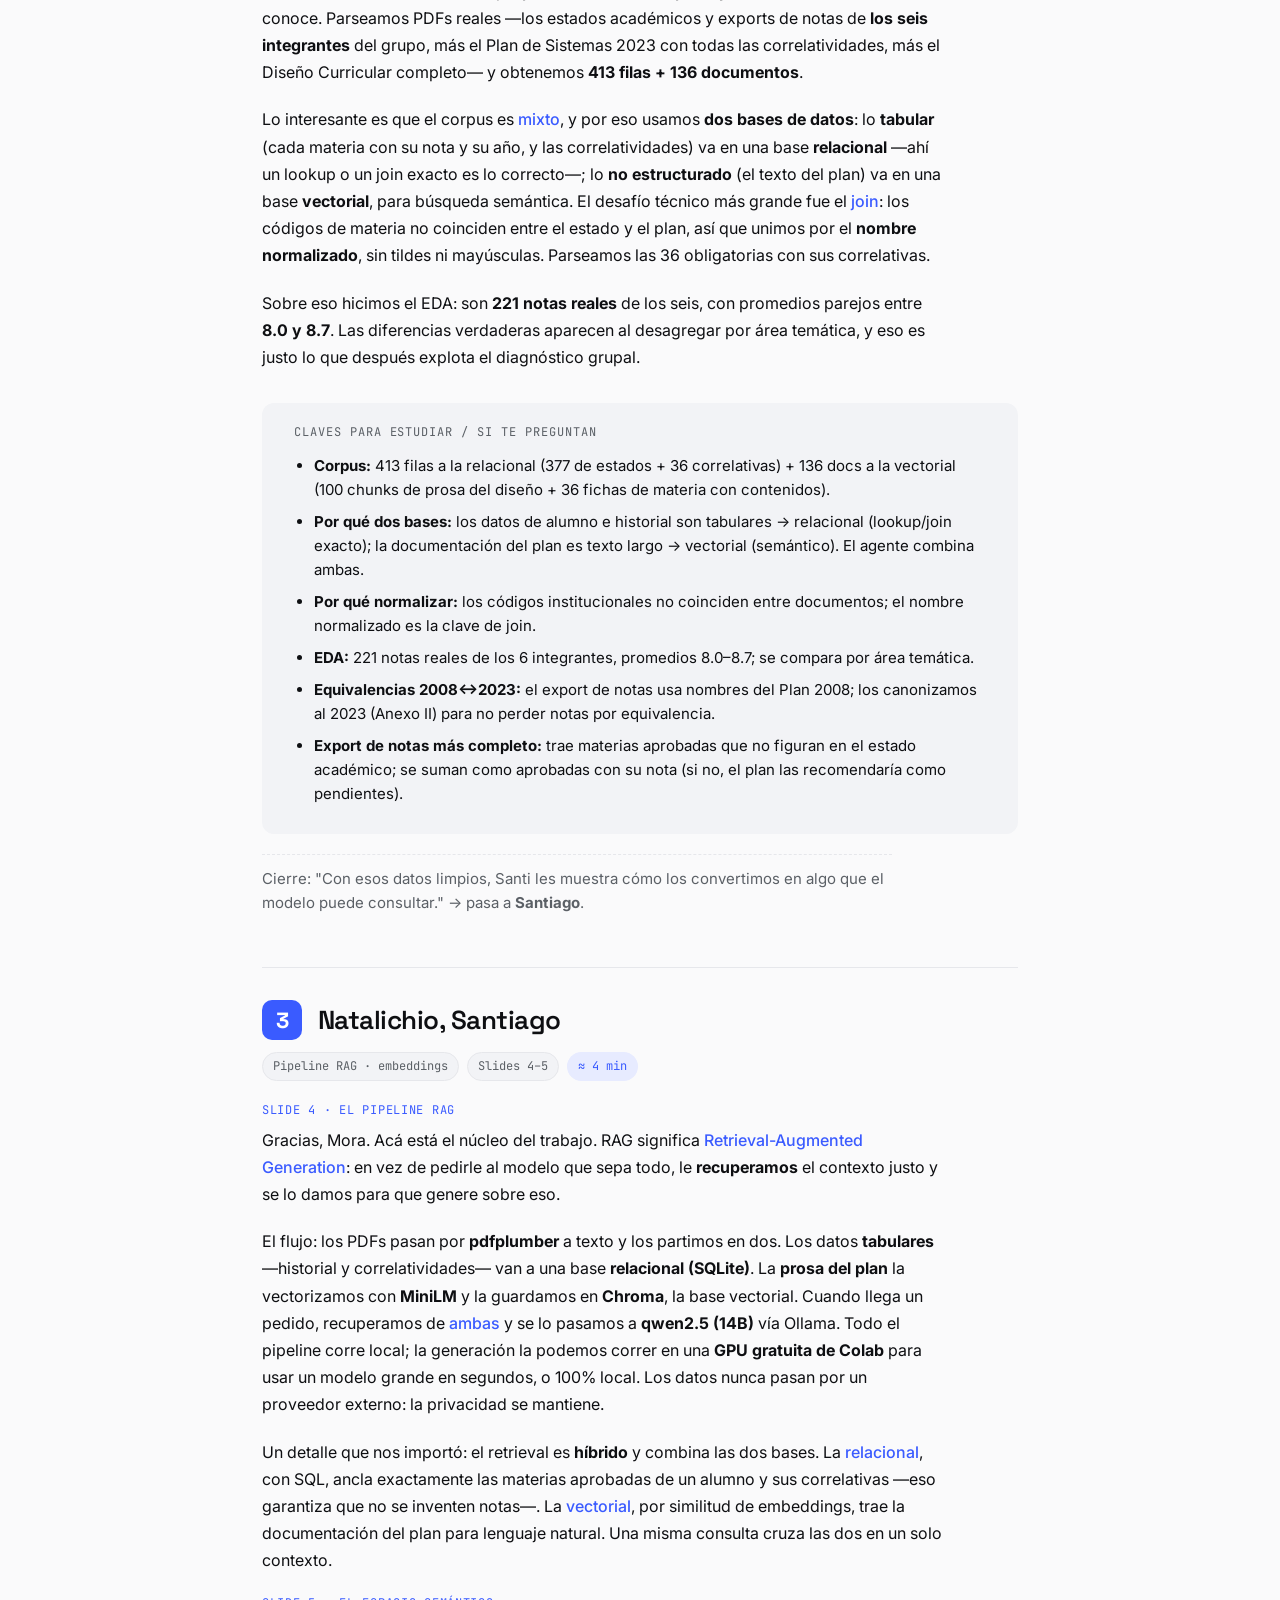
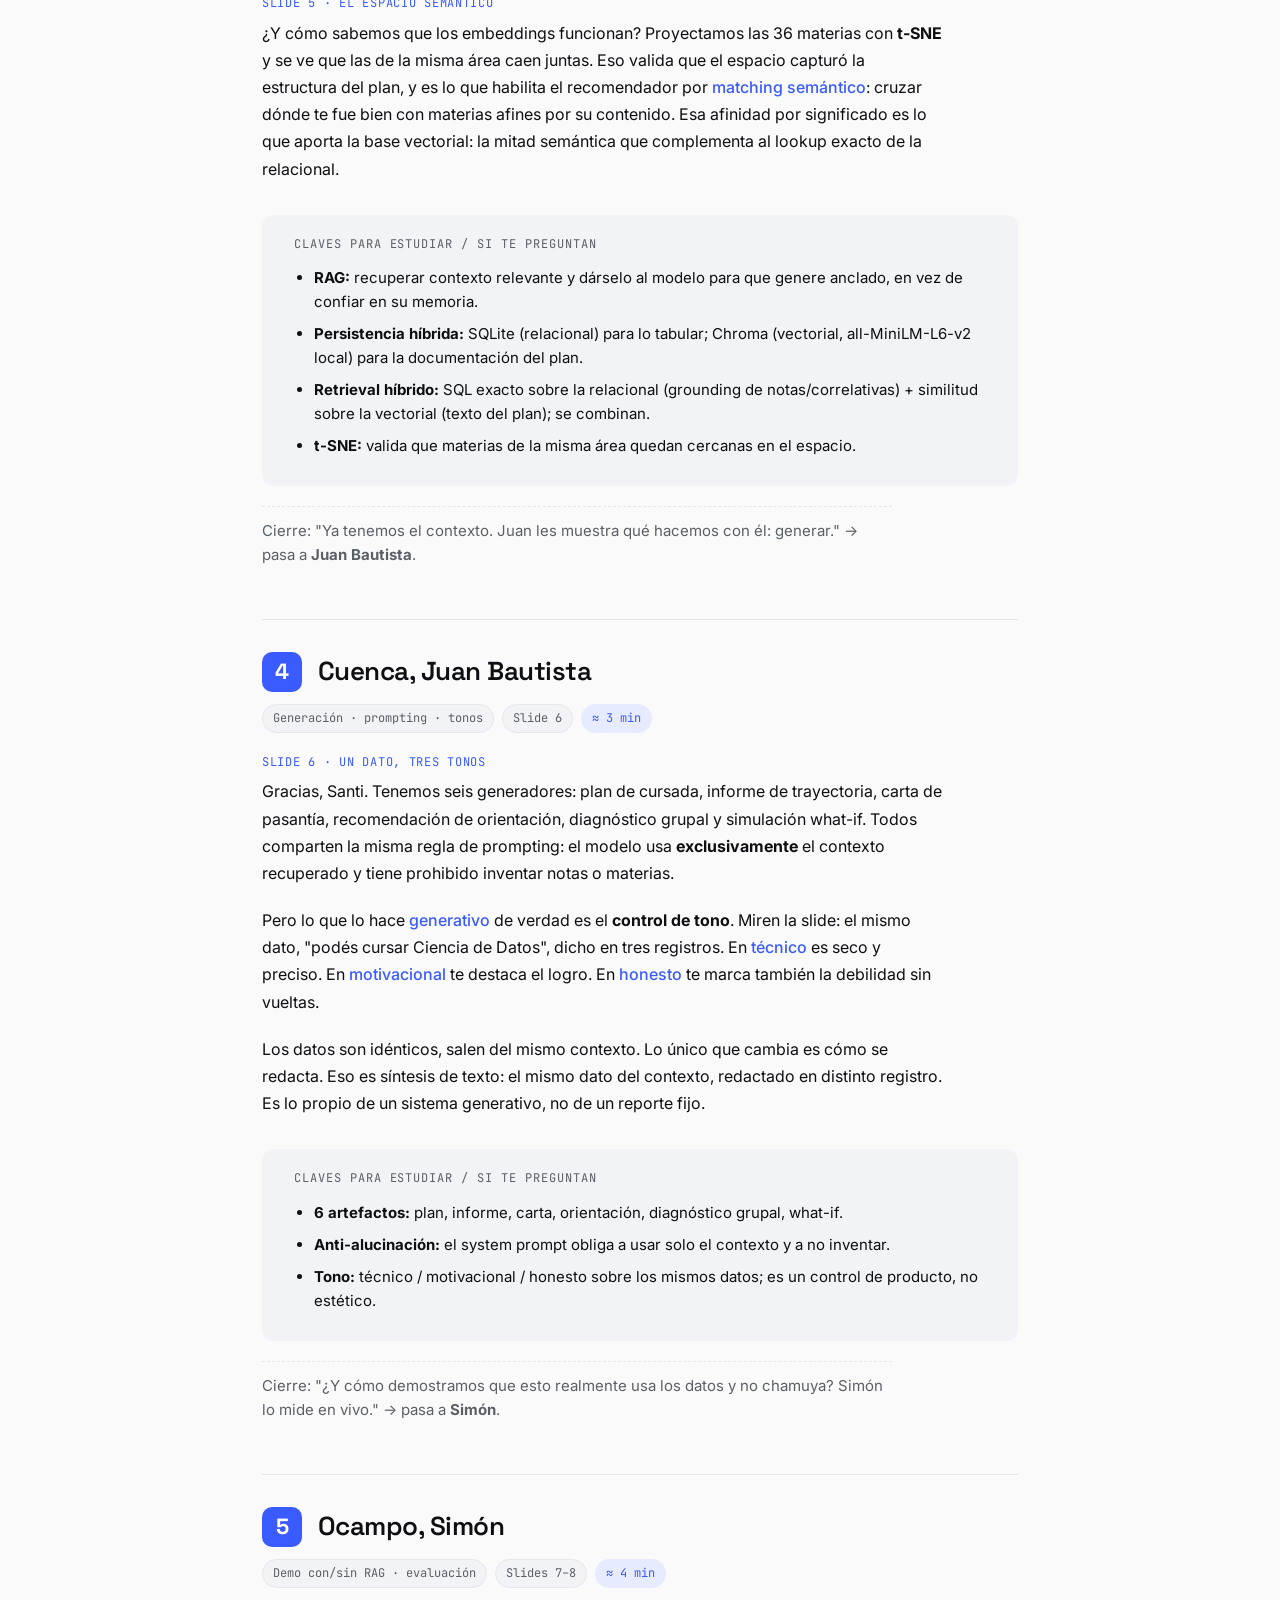
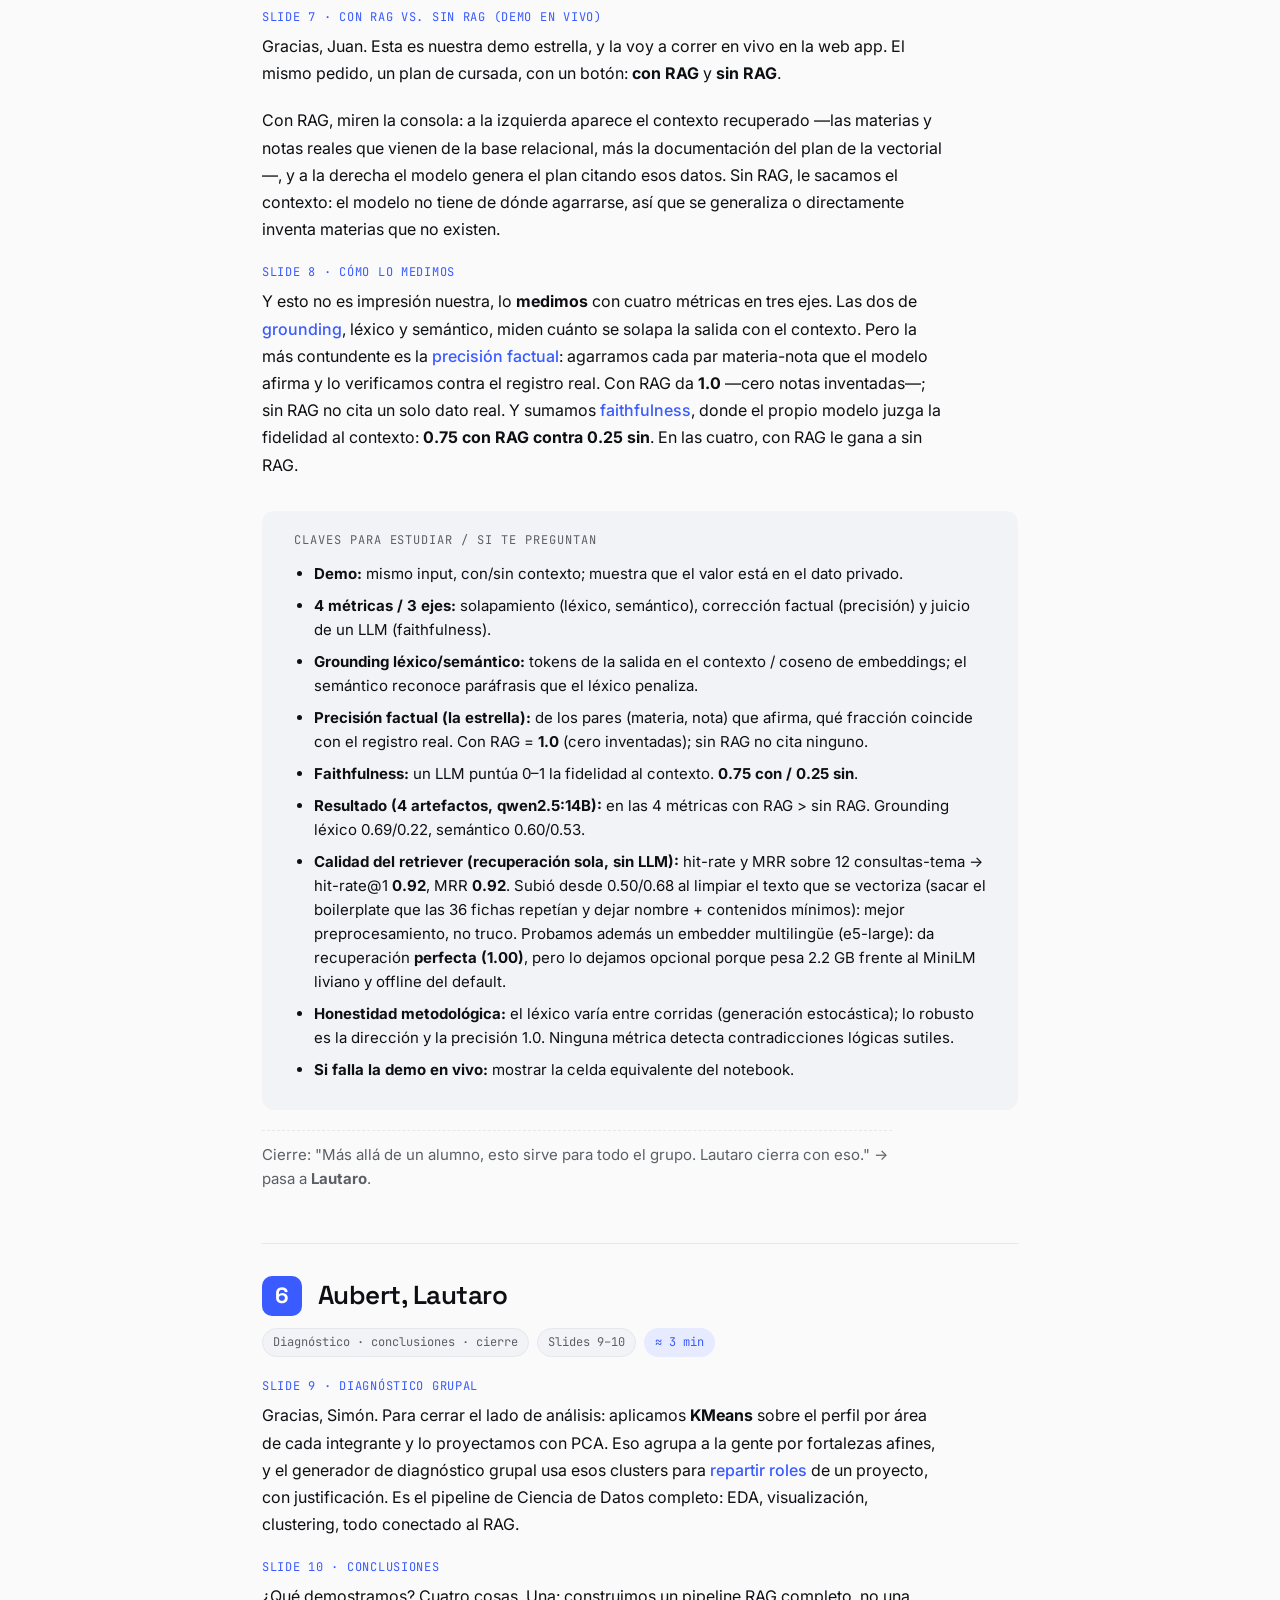
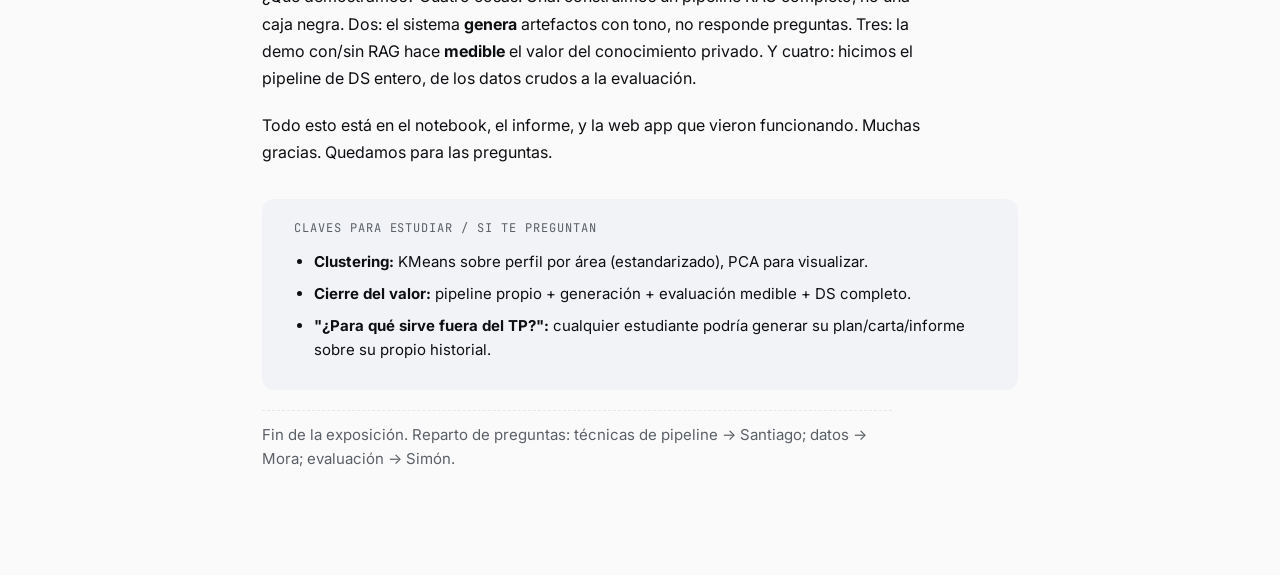
<file: guion/guion.html>
<!DOCTYPE html>
<html lang="es">
<head>
<meta charset="UTF-8" />
<meta name="viewport" content="width=device-width, initial-scale=1.0" />
<title>Guión de presentación · Generador Académico RAG · Grupo 14</title>
<link rel="stylesheet" href="../assets/design.css" />
<style>
  body { background: var(--bg); }
  .page { max-width: 820px; margin: 0 auto; padding: var(--s6) var(--s4); }
  .cover { border-bottom: 1px solid var(--line); padding-bottom: var(--s4); margin-bottom: var(--s5); }
  .kick { font-family: var(--mono); font-size: 12px; letter-spacing: .16em; text-transform: uppercase; color: var(--cobalt); }
  .cover h1 { font-size: clamp(30px, 4.5vw, 46px); margin: var(--s2) 0; }
  .lede { font-size: 18px; color: var(--ink-soft); max-width: 62ch; }
  .roster { margin-top: var(--s4); font-size: 14px; color: var(--ink-soft); line-height: 1.7; }
  .roster strong { color: var(--ink); }
  .roster .meta { font-family: var(--mono); font-size: 12px; color: var(--muted, #8B9099); margin-top: 10px; }

  .turno { margin-top: var(--s5); padding-top: var(--s4); border-top: 1px solid var(--line); }
  .turno-head { display: flex; align-items: center; gap: 16px; }
  .turno-num { font-family: var(--display); font-weight: 700; font-size: 22px; color: #fff; background: var(--cobalt); width: 40px; height: 40px; border-radius: 10px; display: grid; place-items: center; }
  .turno-head h2 { font-size: 26px; }
  .tags { display: flex; flex-wrap: wrap; gap: 8px; margin: var(--s2) 0 var(--s3); }
  .tag { font-family: var(--mono); font-size: 12px; padding: 4px 10px; border-radius: 999px; background: var(--surface); border: 1px solid var(--line); color: var(--ink-soft); }
  .tag.time { background: var(--cobalt-soft); border-color: transparent; color: var(--cobalt); }

  .cue { font-family: var(--mono); font-size: 12px; letter-spacing: .06em; text-transform: uppercase; color: var(--cobalt); margin: var(--s3) 0 var(--s1); }
  .speech p { font-size: 16px; line-height: 1.7; color: var(--ink); max-width: 68ch; }
  .speech em { color: var(--cobalt); font-style: normal; font-weight: 500; }
  .pause { font-family: var(--mono); font-size: 12px; color: var(--muted, #8B9099); }

  .claves { background: var(--surface); border-radius: var(--r); padding: var(--s3) var(--s4); margin-top: var(--s4); }
  .claves .h { font-family: var(--mono); font-size: 12px; letter-spacing: .08em; text-transform: uppercase; color: var(--ink-soft); margin-bottom: var(--s2); }
  .claves ul { margin: 0; padding-left: 20px; } .claves li { font-size: 15px; line-height: 1.6; margin: 8px 0; color: var(--ink); }
  .handoff { margin-top: var(--s3); font-size: 15px; color: var(--ink-soft); border-top: 1px dashed var(--line); padding-top: var(--s2); }

  @media print {
    @page { margin: 18mm 17mm; }
    .page { padding: 0; max-width: none; }
    .cover { min-height: 86vh; display: flex; flex-direction: column; justify-content: center;
             border-bottom: none; page-break-after: always; margin-bottom: 0; }
    .cover h1 { font-size: 46px; }
    .roster { margin-top: var(--s6); border-top: 1px solid var(--line); padding-top: var(--s4); }
    .turno { break-inside: avoid; page-break-inside: avoid; }
    .turno-head, .cue { page-break-after: avoid; }
    .claves { break-inside: avoid; }
  }
</style>
</head>
<body>
<div class="page">

  <section class="cover">
    <span class="kick">Guión de presentación</span>
    <h1>Generador Académico RAG</h1>
    <p class="lede">Speech seccionado por integrante para la exposición. Cada parte sirve también
      como material de estudio: lo que decís y lo que te pueden preguntar.</p>
    <div class="roster">
      <strong>Grupo 14</strong> · Ciencia de Datos · UTN FRLP<br />
      Martin, Tomás · Gentil, Mora · Natalichio, Santiago · Cuenca, Juan Bautista ·
      Ocampo, Simón · Aubert, Lautaro
      <div class="meta">6 turnos · 10 diapositivas · Duración objetivo: 18 a 24 minutos</div>
    </div>
  </section>

  <!-- TURNO 1 -->
  <section class="turno">
    <div class="turno-head"><span class="turno-num">1</span><h2>Martin, Tomás</h2></div>
    <div class="tags"><span class="tag">Apertura + problema</span><span class="tag">Slides 1–2</span><span class="tag time">≈ 3 min</span></div>

    <div class="cue">Slide 1 · Apertura</div>
    <div class="speech">
      <p>Buenas a todos. Somos el Grupo 14 y nuestro proyecto se llama
        <em>Generador Académico RAG</em>. Arranco con una pregunta: <span class="pause">[pausa]</span>
        ¿qué pasa si le pedimos a una IA "armame el plan del próximo cuatrimestre"? Si solo sabe
        lo genérico de internet, no puede: no conoce <strong>tus</strong> notas, <strong>tus</strong>
        correlativas, <strong>tu</strong> avance. Eso es justo lo que resolvimos.</p>

      <div class="cue">Slide 2 · El problema</div>
      <p>Para que se entienda de entrada qué construimos: el sistema usa <strong>dos bases</strong>.
        Lo tabular &mdash;tus notas, tus correlativas&mdash; vive en una base <strong>relacional</strong>,
        y ahí un SQL hace lo suyo: lo exacto. Esa es la mitad correcta del problema, y la usamos tal
        cual.</p>
      <p>Pero el producto no es esa consulta: es lo que <strong>generamos encima</strong>, combinando
        esos datos con la documentación del plan. No son respuestas, son <strong>artefactos nuevos</strong>
        (un plan de cursada justificado, un informe, una carta de pasantía). El SQL te dice qué
        <em>podés</em> cursar; nuestro sistema redacta qué te <em>conviene</em> y por qué. Y tampoco
        es NotebookLM: la gracia del TP es que el pipeline RAG lo <strong>construimos nosotros</strong>
        y lo mostramos. Mis compañeros lo van desarmando.</p>
    </div>
    <div class="claves">
      <div class="h">Claves para estudiar / si te preguntan</div>
      <ul>
        <li><b>Qué hace:</b> genera artefactos académicos (planes, informes, cartas) anclados en el historial real del grupo y el plan de estudios.</li>
        <li><b>"Lo hace un SQL":</b> no, un SQL hace lookup; nosotros generamos texto nuevo con razonamiento y tono.</li>
        <li><b>"Es NotebookLM":</b> no, construimos el pipeline RAG (chunking, embeddings, vector DB, retrieval) en vez de usar una caja negra.</li>
      </ul>
    </div>
    <p class="handoff">Cierre: "Para generar bien, primero hay que tener buenos datos. Mora les cuenta con qué trabajamos." → pasa a <strong>Mora</strong>.</p>
  </section>

  <!-- TURNO 2 -->
  <section class="turno">
    <div class="turno-head"><span class="turno-num">2</span><h2>Gentil, Mora</h2></div>
    <div class="tags"><span class="tag">Datos · corpus · EDA</span><span class="tag">Slide 3</span><span class="tag time">≈ 3 min</span></div>

    <div class="cue">Slide 3 · Datos y exploración</div>
    <div class="speech">
      <p>Gracias, Tomás. El corazón del proyecto son los datos, y son <strong>privados</strong>:
        el modelo no los conoce. Parseamos PDFs reales &mdash;los estados académicos y exports de
        notas de <strong>los seis integrantes</strong> del grupo, más el Plan de Sistemas 2023 con
        todas las correlatividades, más el Diseño Curricular completo&mdash; y obtenemos
        <strong>413 filas + 136 documentos</strong>.</p>
      <p>Lo interesante es que el corpus es <em>mixto</em>, y por eso usamos <strong>dos bases de
        datos</strong>: lo <strong>tabular</strong> (cada materia con su nota y su año, y las
        correlatividades) va en una base <strong>relacional</strong> &mdash;ahí un lookup o un join
        exacto es lo correcto&mdash;; lo <strong>no estructurado</strong> (el texto del plan) va en
        una base <strong>vectorial</strong>, para búsqueda semántica. El desafío técnico más grande
        fue el <em>join</em>: los códigos de materia no coinciden entre el estado y el plan, así que
        unimos por el <strong>nombre normalizado</strong>, sin tildes ni mayúsculas. Parseamos las
        36 obligatorias con sus correlativas.</p>
      <p>Sobre eso hicimos el EDA: son <strong>221 notas reales</strong> de los seis, con promedios
        parejos entre <strong>8.0 y 8.7</strong>. Las diferencias verdaderas aparecen al
        desagregar por área temática, y eso es justo lo que después explota el diagnóstico grupal.</p>
    </div>
    <div class="claves">
      <div class="h">Claves para estudiar / si te preguntan</div>
      <ul>
        <li><b>Corpus:</b> 413 filas a la relacional (377 de estados + 36 correlativas) + 136 docs a la vectorial (100 chunks de prosa del diseño + 36 fichas de materia con contenidos).</li>
        <li><b>Por qué dos bases:</b> los datos de alumno e historial son tabulares → relacional (lookup/join exacto); la documentación del plan es texto largo → vectorial (semántico). El agente combina ambas.</li>
        <li><b>Por qué normalizar:</b> los códigos institucionales no coinciden entre documentos; el nombre normalizado es la clave de join.</li>
        <li><b>EDA:</b> 221 notas reales de los 6 integrantes, promedios 8.0–8.7; se compara por área temática.</li>
        <li><b>Equivalencias 2008↔2023:</b> el export de notas usa nombres del Plan 2008; los canonizamos al 2023 (Anexo II) para no perder notas por equivalencia.</li>
        <li><b>Export de notas más completo:</b> trae materias aprobadas que no figuran en el estado académico; se suman como aprobadas con su nota (si no, el plan las recomendaría como pendientes).</li>
      </ul>
    </div>
    <p class="handoff">Cierre: "Con esos datos limpios, Santi les muestra cómo los convertimos en algo que el modelo puede consultar." → pasa a <strong>Santiago</strong>.</p>
  </section>

  <!-- TURNO 3 -->
  <section class="turno">
    <div class="turno-head"><span class="turno-num">3</span><h2>Natalichio, Santiago</h2></div>
    <div class="tags"><span class="tag">Pipeline RAG · embeddings</span><span class="tag">Slides 4–5</span><span class="tag time">≈ 4 min</span></div>

    <div class="cue">Slide 4 · El pipeline RAG</div>
    <div class="speech">
      <p>Gracias, Mora. Acá está el núcleo del trabajo. RAG significa <em>Retrieval-Augmented
        Generation</em>: en vez de pedirle al modelo que sepa todo, le <strong>recuperamos</strong>
        el contexto justo y se lo damos para que genere sobre eso.</p>
      <p>El flujo: los PDFs pasan por <strong>pdfplumber</strong> a texto y los partimos en dos.
        Los datos <strong>tabulares</strong> &mdash;historial y correlatividades&mdash; van a una
        base <strong>relacional (SQLite)</strong>. La <strong>prosa del plan</strong> la
        vectorizamos con <strong>MiniLM</strong> y la guardamos en <strong>Chroma</strong>, la base
        vectorial. Cuando llega un pedido, recuperamos de <em>ambas</em> y se lo pasamos a
        <strong>qwen2.5 (14B)</strong> vía Ollama. Todo el pipeline corre local; la generación la
        podemos correr en una <strong>GPU gratuita de Colab</strong> para usar un modelo grande en
        segundos, o 100% local. Los datos nunca pasan por un proveedor externo: la privacidad se
        mantiene.</p>
      <p>Un detalle que nos importó: el retrieval es <strong>híbrido</strong> y combina las dos
        bases. La <em>relacional</em>, con SQL, ancla exactamente las materias aprobadas de un
        alumno y sus correlativas &mdash;eso garantiza que no se inventen notas&mdash;. La
        <em>vectorial</em>, por similitud de embeddings, trae la documentación del plan para
        lenguaje natural. Una misma consulta cruza las dos en un solo contexto.</p>

      <div class="cue">Slide 5 · El espacio semántico</div>
      <p>¿Y cómo sabemos que los embeddings funcionan? Proyectamos las 36 materias con
        <strong>t-SNE</strong> y se ve que las de la misma área caen juntas. Eso valida que el
        espacio capturó la estructura del plan, y es lo que habilita el recomendador por
        <em>matching semántico</em>: cruzar dónde te fue bien con materias afines por su contenido.
        Esa afinidad por significado es lo que aporta la base vectorial: la mitad semántica que
        complementa al lookup exacto de la relacional.</p>
    </div>
    <div class="claves">
      <div class="h">Claves para estudiar / si te preguntan</div>
      <ul>
        <li><b>RAG:</b> recuperar contexto relevante y dárselo al modelo para que genere anclado, en vez de confiar en su memoria.</li>
        <li><b>Persistencia híbrida:</b> SQLite (relacional) para lo tabular; Chroma (vectorial, all-MiniLM-L6-v2 local) para la documentación del plan.</li>
        <li><b>Retrieval híbrido:</b> SQL exacto sobre la relacional (grounding de notas/correlativas) + similitud sobre la vectorial (texto del plan); se combinan.</li>
        <li><b>t-SNE:</b> valida que materias de la misma área quedan cercanas en el espacio.</li>
      </ul>
    </div>
    <p class="handoff">Cierre: "Ya tenemos el contexto. Juan les muestra qué hacemos con él: generar." → pasa a <strong>Juan Bautista</strong>.</p>
  </section>

  <!-- TURNO 4 -->
  <section class="turno">
    <div class="turno-head"><span class="turno-num">4</span><h2>Cuenca, Juan Bautista</h2></div>
    <div class="tags"><span class="tag">Generación · prompting · tonos</span><span class="tag">Slide 6</span><span class="tag time">≈ 3 min</span></div>

    <div class="cue">Slide 6 · Un dato, tres tonos</div>
    <div class="speech">
      <p>Gracias, Santi. Tenemos seis generadores: plan de cursada, informe de trayectoria, carta
        de pasantía, recomendación de orientación, diagnóstico grupal y simulación what-if. Todos
        comparten la misma regla de prompting: el modelo usa <strong>exclusivamente</strong> el
        contexto recuperado y tiene prohibido inventar notas o materias.</p>
      <p>Pero lo que lo hace <em>generativo</em> de verdad es el <strong>control de tono</strong>.
        Miren la slide: el mismo dato, "podés cursar Ciencia de Datos", dicho en tres registros.
        En <em>técnico</em> es seco y preciso. En <em>motivacional</em> te destaca el logro. En
        <em>honesto</em> te marca también la debilidad sin vueltas.</p>
      <p>Los datos son idénticos, salen del mismo contexto. Lo único que cambia es cómo se redacta.
        Eso es síntesis de texto: el mismo dato del contexto, redactado en distinto registro. Es lo
        propio de un sistema generativo, no de un reporte fijo.</p>
    </div>
    <div class="claves">
      <div class="h">Claves para estudiar / si te preguntan</div>
      <ul>
        <li><b>6 artefactos:</b> plan, informe, carta, orientación, diagnóstico grupal, what-if.</li>
        <li><b>Anti-alucinación:</b> el system prompt obliga a usar solo el contexto y a no inventar.</li>
        <li><b>Tono:</b> técnico / motivacional / honesto sobre los mismos datos; es un control de producto, no estético.</li>
      </ul>
    </div>
    <p class="handoff">Cierre: "¿Y cómo demostramos que esto realmente usa los datos y no chamuya? Simón lo mide en vivo." → pasa a <strong>Simón</strong>.</p>
  </section>

  <!-- TURNO 5 -->
  <section class="turno">
    <div class="turno-head"><span class="turno-num">5</span><h2>Ocampo, Simón</h2></div>
    <div class="tags"><span class="tag">Demo con/sin RAG · evaluación</span><span class="tag">Slides 7–8</span><span class="tag time">≈ 4 min</span></div>

    <div class="cue">Slide 7 · Con RAG vs. sin RAG (demo en vivo)</div>
    <div class="speech">
      <p>Gracias, Juan. Esta es nuestra demo estrella, y la voy a correr en vivo en la web app.
        El mismo pedido, un plan de cursada, con un botón: <strong>con RAG</strong> y
        <strong>sin RAG</strong>.</p>
      <p>Con RAG, miren la consola: a la izquierda aparece el contexto recuperado &mdash;las
        materias y notas reales que vienen de la base relacional, más la documentación del plan de
        la vectorial&mdash;, y a la derecha el modelo genera el plan citando esos datos. Sin RAG, le sacamos el contexto: el modelo no tiene de dónde agarrarse, así
        que se generaliza o directamente inventa materias que no existen.</p>

      <div class="cue">Slide 8 · Cómo lo medimos</div>
      <p>Y esto no es impresión nuestra, lo <strong>medimos</strong> con cuatro métricas en tres
        ejes. Las dos de <em>grounding</em>, léxico y semántico, miden cuánto se solapa la salida con
        el contexto. Pero la más contundente es la <em>precisión factual</em>: agarramos cada par
        materia-nota que el modelo afirma y lo verificamos contra el registro real. Con RAG da
        <strong>1.0</strong> &mdash;cero notas inventadas&mdash;; sin RAG no cita un solo dato real.
        Y sumamos <em>faithfulness</em>, donde el propio modelo juzga la fidelidad al contexto:
        <strong>0.75 con RAG contra 0.25 sin</strong>. En las cuatro, con RAG le gana a sin RAG.</p>
    </div>
    <div class="claves">
      <div class="h">Claves para estudiar / si te preguntan</div>
      <ul>
        <li><b>Demo:</b> mismo input, con/sin contexto; muestra que el valor está en el dato privado.</li>
        <li><b>4 métricas / 3 ejes:</b> solapamiento (léxico, semántico), corrección factual (precisión) y juicio de un LLM (faithfulness).</li>
        <li><b>Grounding léxico/semántico:</b> tokens de la salida en el contexto / coseno de embeddings; el semántico reconoce paráfrasis que el léxico penaliza.</li>
        <li><b>Precisión factual (la estrella):</b> de los pares (materia, nota) que afirma, qué fracción coincide con el registro real. Con RAG = <b>1.0</b> (cero inventadas); sin RAG no cita ninguno.</li>
        <li><b>Faithfulness:</b> un LLM puntúa 0–1 la fidelidad al contexto. <b>0.75 con / 0.25 sin</b>.</li>
        <li><b>Resultado (4 artefactos, qwen2.5:14B):</b> en las 4 métricas con RAG &gt; sin RAG. Grounding léxico 0.69/0.22, semántico 0.60/0.53.</li>
        <li><b>Calidad del retriever (recuperación sola, sin LLM):</b> hit-rate y MRR sobre 12 consultas-tema → hit-rate@1 <b>0.92</b>, MRR <b>0.92</b>. Subió desde 0.50/0.68 al limpiar el texto que se vectoriza (sacar el boilerplate que las 36 fichas repetían y dejar nombre + contenidos mínimos): mejor preprocesamiento, no truco. Probamos además un embedder multilingüe (e5-large): da recuperación <b>perfecta (1.00)</b>, pero lo dejamos opcional porque pesa 2.2 GB frente al MiniLM liviano y offline del default.</li>
        <li><b>Honestidad metodológica:</b> el léxico varía entre corridas (generación estocástica); lo robusto es la dirección y la precisión 1.0. Ninguna métrica detecta contradicciones lógicas sutiles.</li>
        <li><b>Si falla la demo en vivo:</b> mostrar la celda equivalente del notebook.</li>
      </ul>
    </div>
    <p class="handoff">Cierre: "Más allá de un alumno, esto sirve para todo el grupo. Lautaro cierra con eso." → pasa a <strong>Lautaro</strong>.</p>
  </section>

  <!-- TURNO 6 -->
  <section class="turno">
    <div class="turno-head"><span class="turno-num">6</span><h2>Aubert, Lautaro</h2></div>
    <div class="tags"><span class="tag">Diagnóstico · conclusiones · cierre</span><span class="tag">Slides 9–10</span><span class="tag time">≈ 3 min</span></div>

    <div class="cue">Slide 9 · Diagnóstico grupal</div>
    <div class="speech">
      <p>Gracias, Simón. Para cerrar el lado de análisis: aplicamos <strong>KMeans</strong> sobre
        el perfil por área de cada integrante y lo proyectamos con PCA. Eso agrupa a la gente por
        fortalezas afines, y el generador de diagnóstico grupal usa esos clusters para
        <em>repartir roles</em> de un proyecto, con justificación. Es el pipeline de Ciencia de
        Datos completo: EDA, visualización, clustering, todo conectado al RAG.</p>

      <div class="cue">Slide 10 · Conclusiones</div>
      <p>¿Qué demostramos? Cuatro cosas. Una: construimos un pipeline RAG completo, no una caja
        negra. Dos: el sistema <strong>genera</strong> artefactos con tono, no responde preguntas.
        Tres: la demo con/sin RAG hace <strong>medible</strong> el valor del conocimiento privado.
        Y cuatro: hicimos el pipeline de DS entero, de los datos crudos a la evaluación.</p>
      <p>Todo esto está en el notebook, el informe, y la web app que vieron funcionando.
        Muchas gracias. Quedamos para las preguntas.</p>
    </div>
    <div class="claves">
      <div class="h">Claves para estudiar / si te preguntan</div>
      <ul>
        <li><b>Clustering:</b> KMeans sobre perfil por área (estandarizado), PCA para visualizar.</li>
        <li><b>Cierre del valor:</b> pipeline propio + generación + evaluación medible + DS completo.</li>
        <li><b>"¿Para qué sirve fuera del TP?":</b> cualquier estudiante podría generar su plan/carta/informe sobre su propio historial.</li>
      </ul>
    </div>
    <p class="handoff">Fin de la exposición. Reparto de preguntas: técnicas de pipeline → Santiago; datos → Mora; evaluación → Simón.</p>
  </section>

</div>
</body>
</html>
</file>
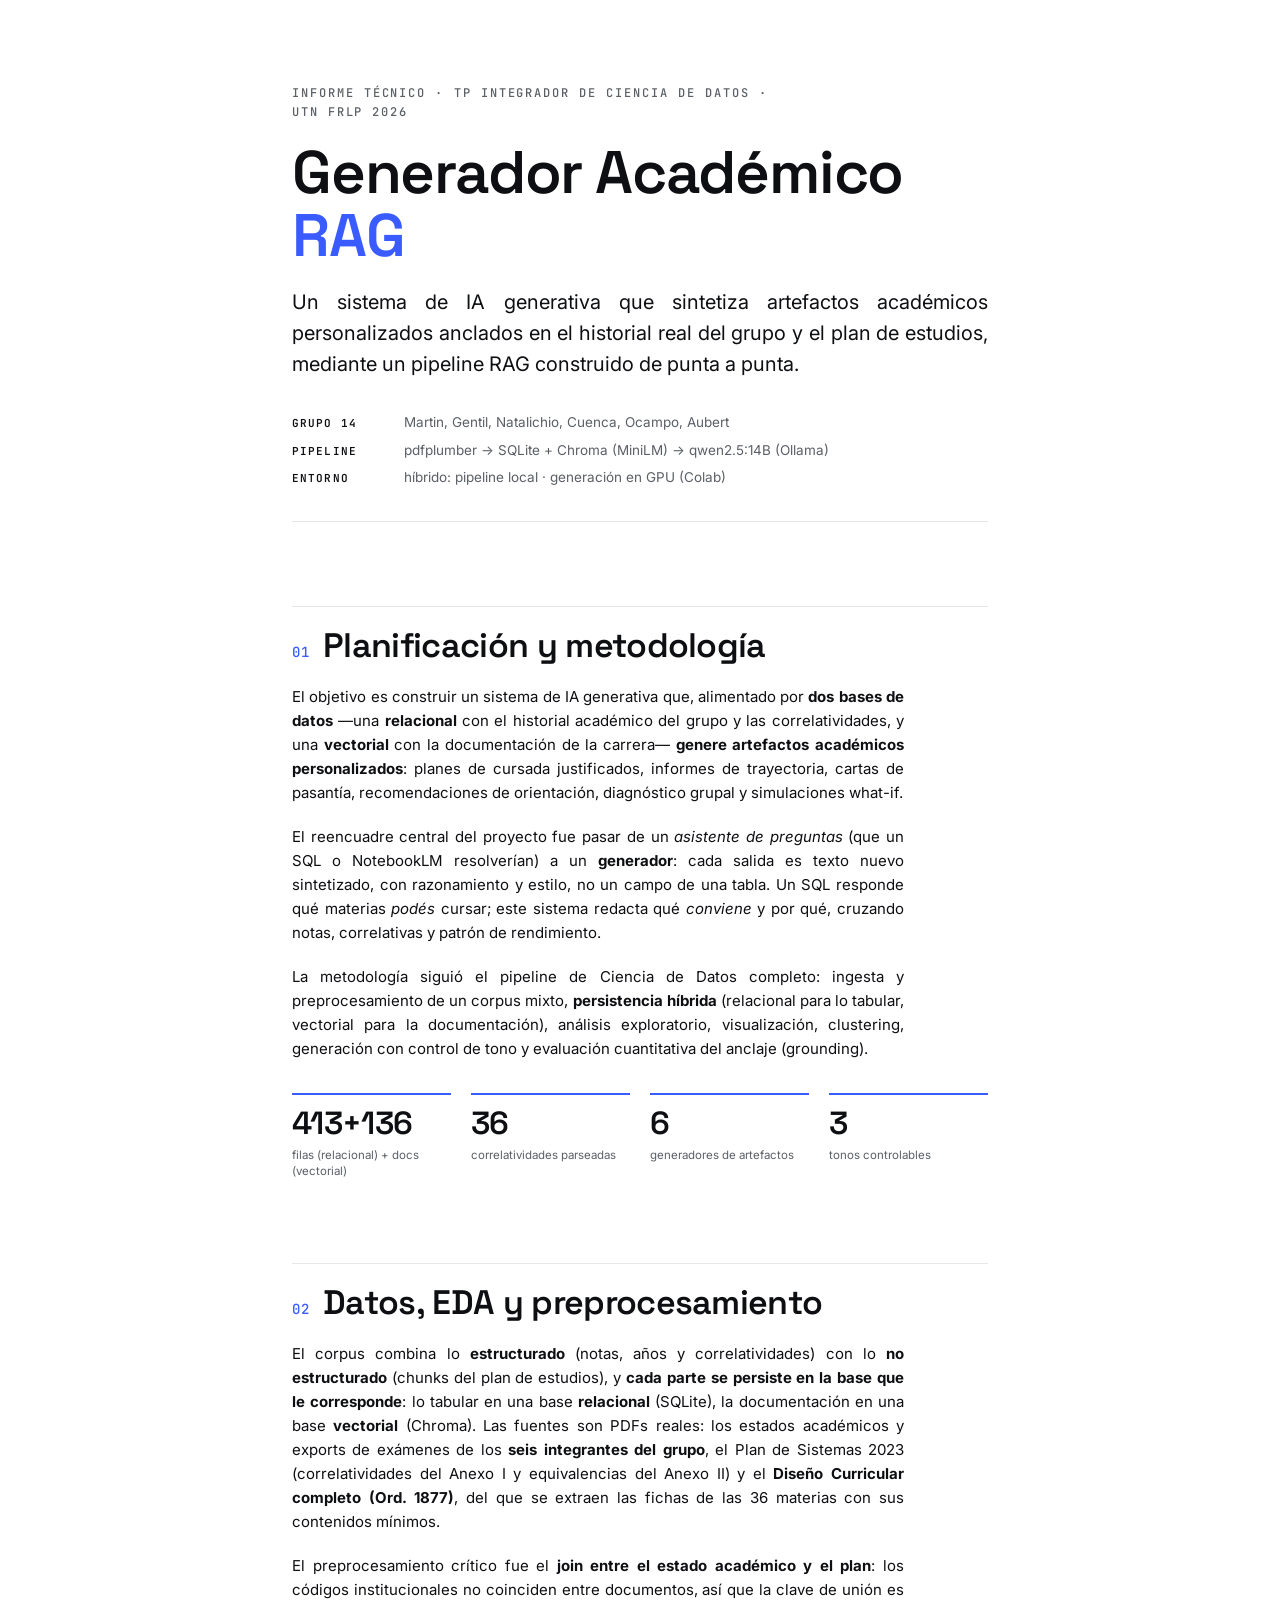
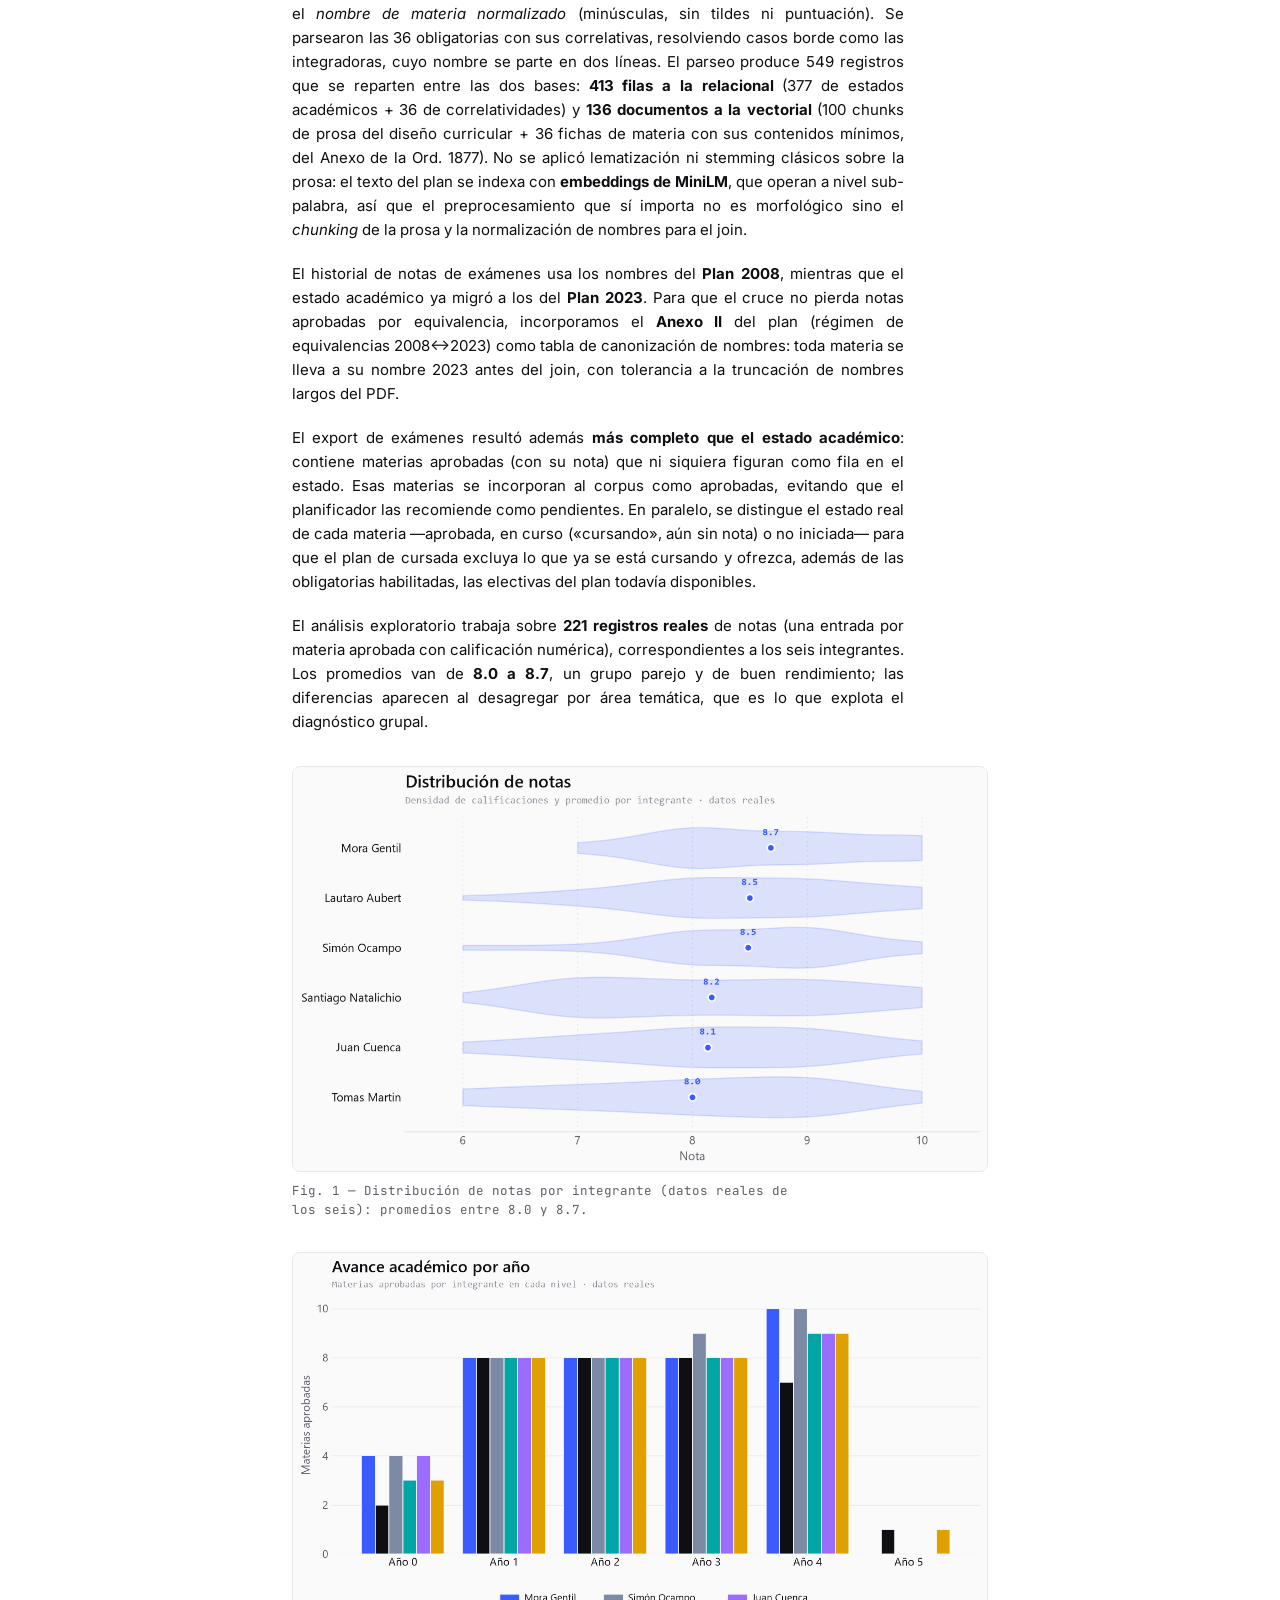
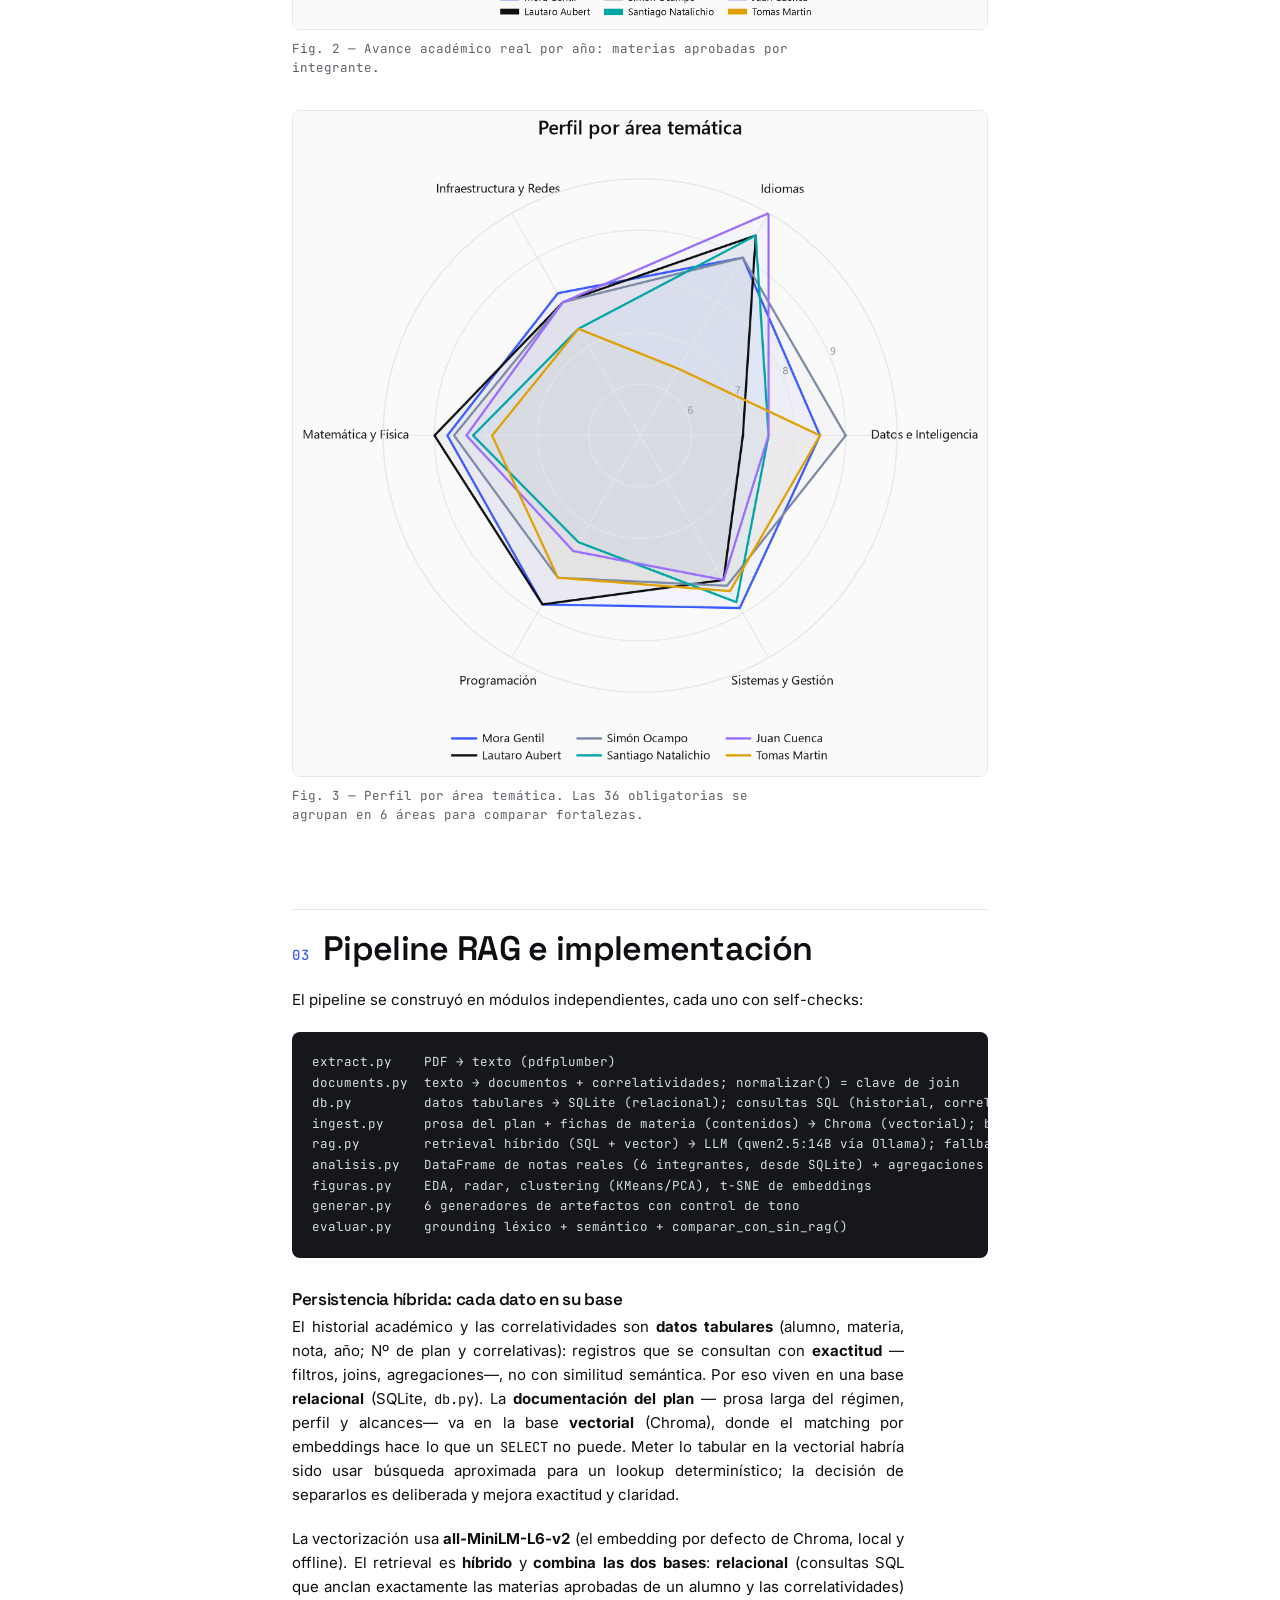
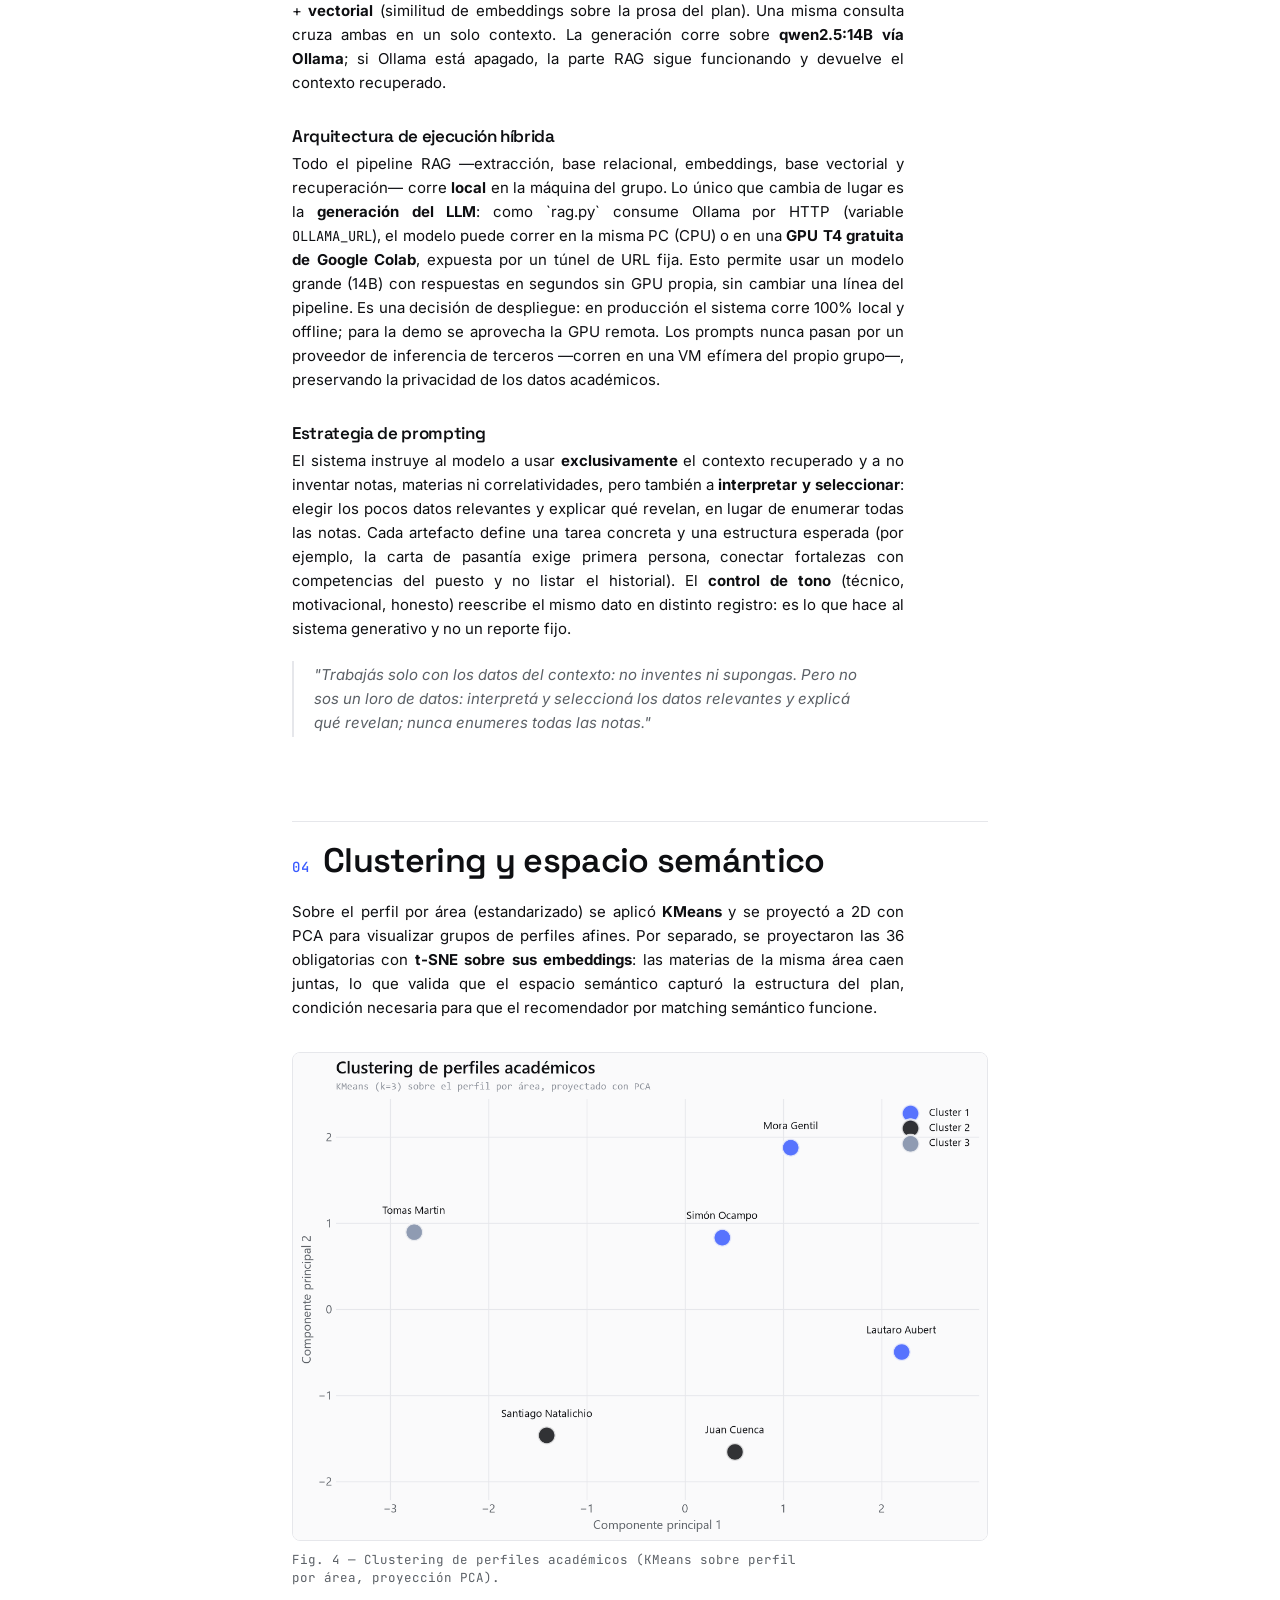
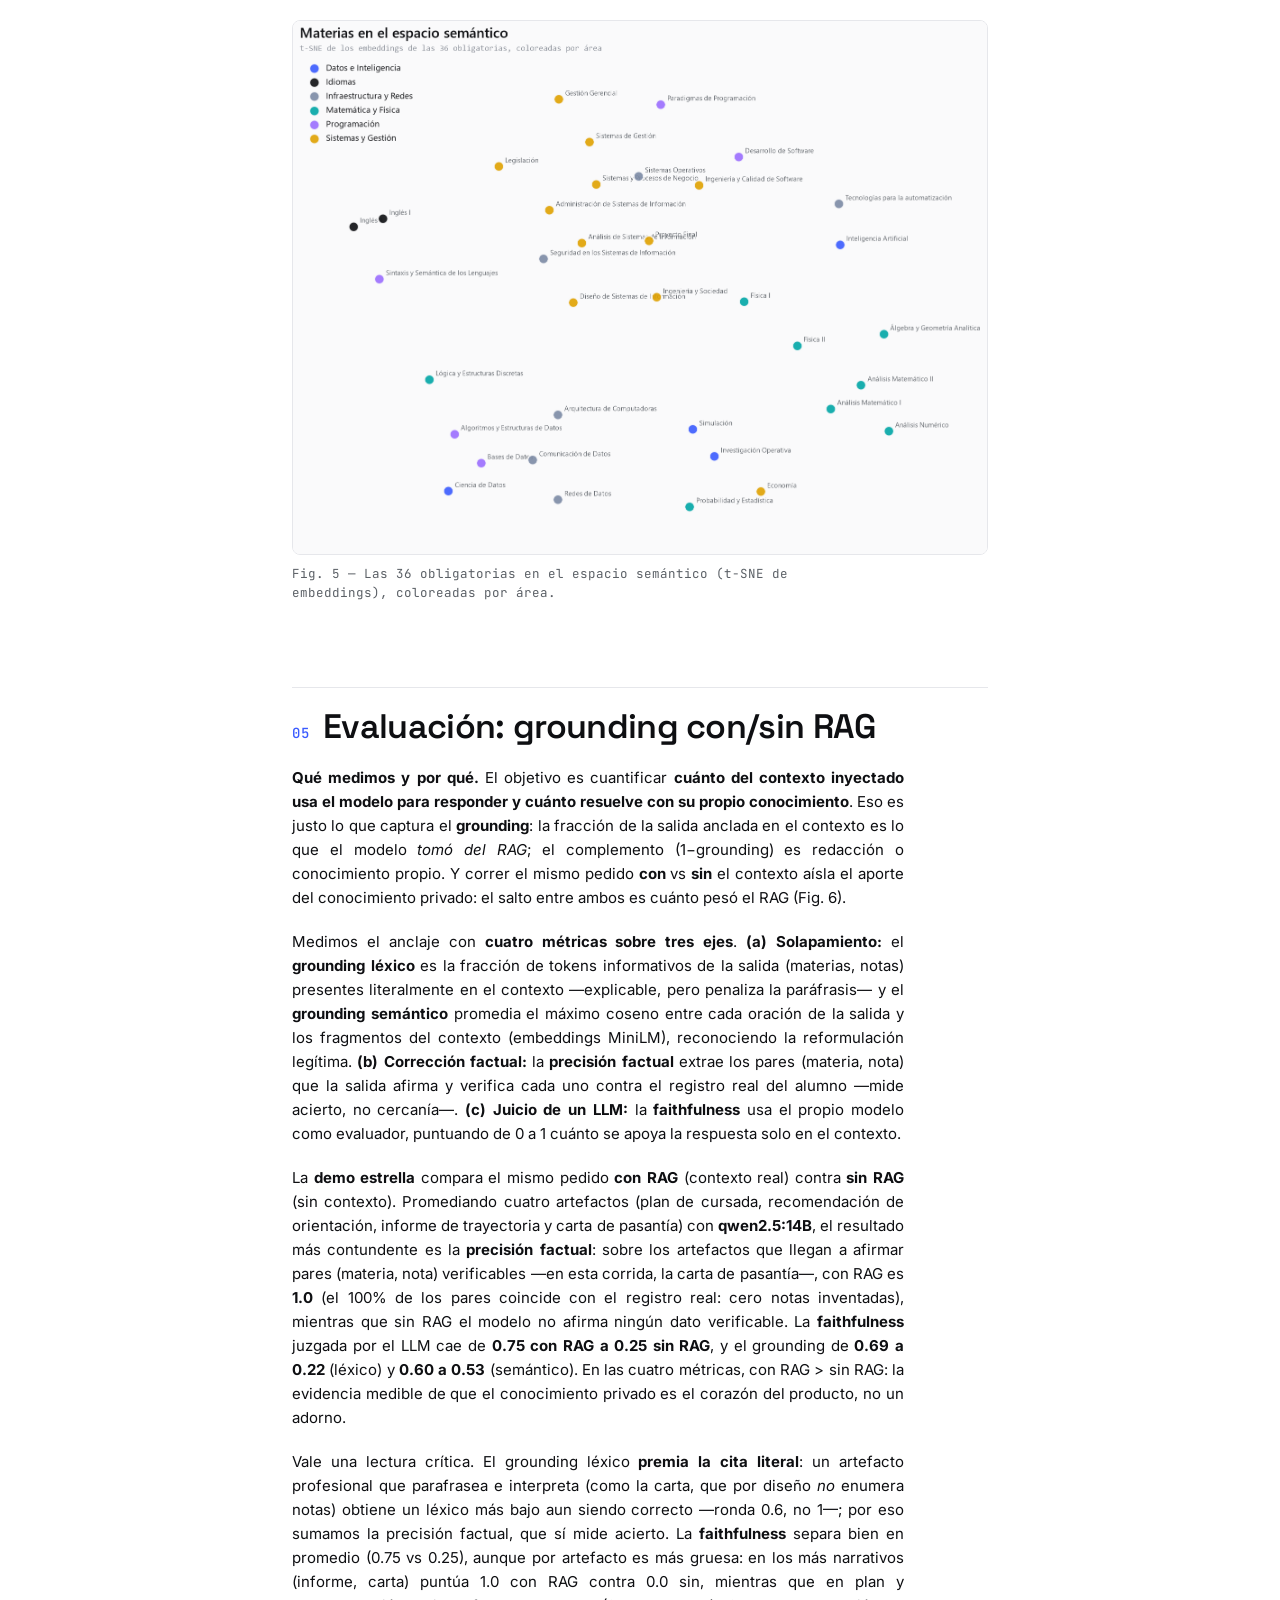
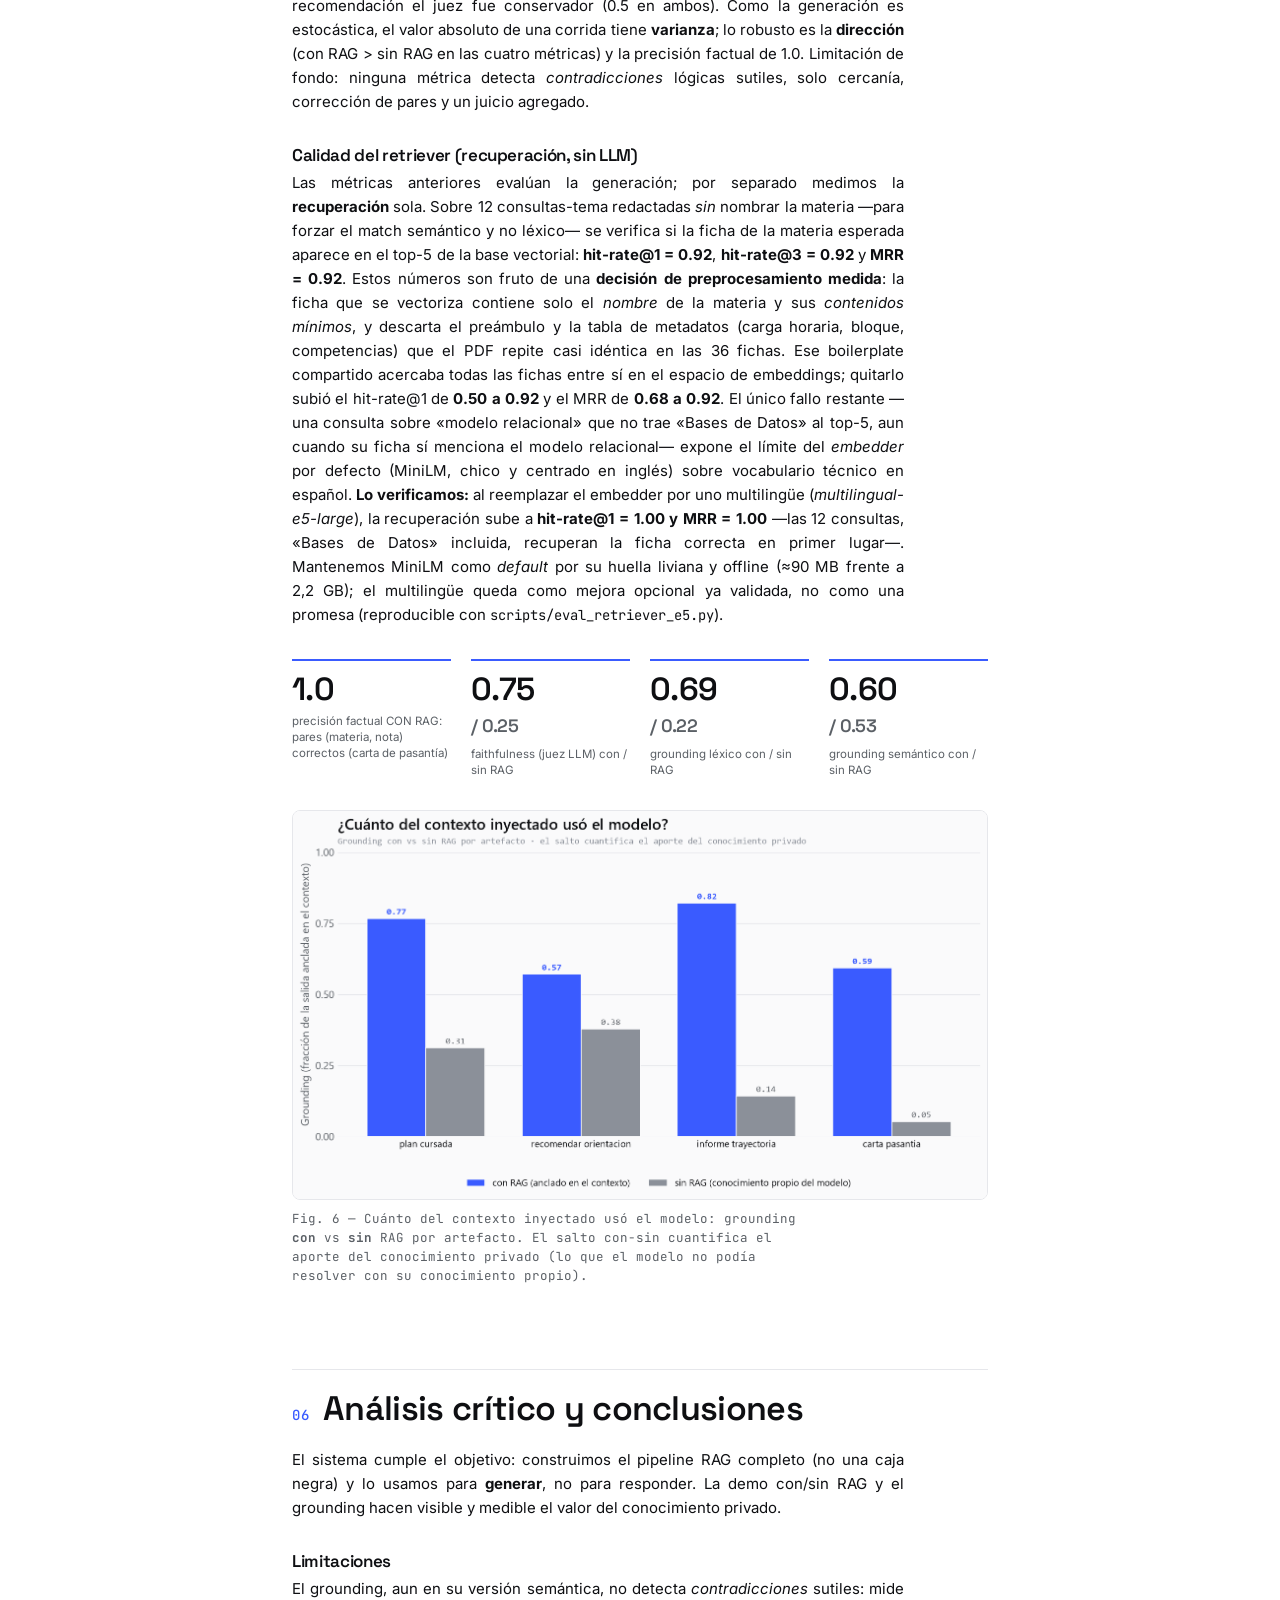
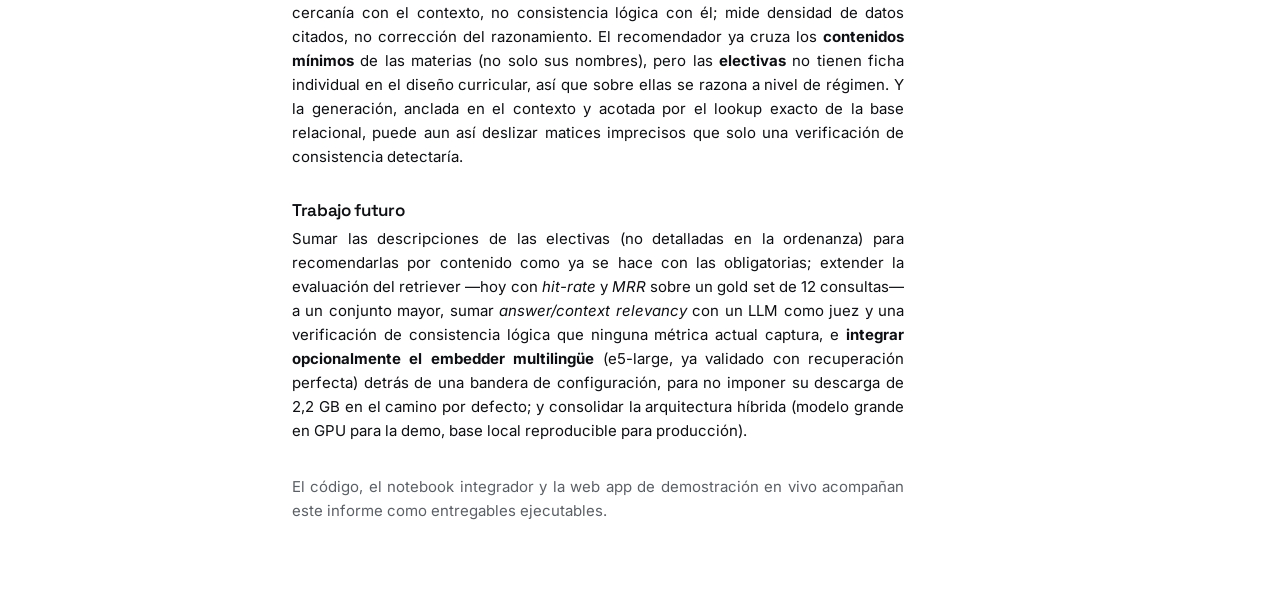
<file: informe/informe.html>
<!doctype html>
<html lang="es">
<head>
<meta charset="utf-8">
<meta name="viewport" content="width=device-width, initial-scale=1">
<title>Informe Técnico — Generador Académico RAG · Grupo 14</title>
<link rel="stylesheet" href="../assets/design.css">
<style>
  /* Informe técnico — fondo blanco puro, editorial minimalista. Sistema Graphite & Cobalt
     (DESIGN.md): un solo acento cobalto, neutros grafito, bordes 1px o nada, sin side-stripes. */
  :root { --paper: #fff; }
  body { background: var(--paper); }

  .doc { max-width: 760px; margin: 0 auto; padding: var(--s6) var(--s4) var(--s5); }
  .doc > section { margin-top: var(--s6); }

  /* Portada */
  .cover { padding-bottom: var(--s4); border-bottom: 1px solid var(--line); }
  .cover h1 { font-size: clamp(40px, 6.5vw, 60px); line-height: 1.04; margin: var(--s2) 0 var(--s3); }
  .lede { font-size: 20px; line-height: 1.55; color: var(--ink); max-width: 60ch; margin: 0; }
  .meta { margin-top: var(--s4); display: grid; gap: var(--s1) 0; font-size: 13.5px; color: var(--ink-soft); }
  .meta span { display: grid; grid-template-columns: 92px 1fr; gap: var(--s3); align-items: baseline; }
  .meta b { color: var(--ink); font-weight: 600; font-family: var(--mono); font-size: 11px;
            letter-spacing: .1em; text-transform: uppercase; }

  /* Cuerpo */
  .doc p { max-width: 68ch; text-align: justify; text-justify: inter-word; hyphens: auto; }
  .lede, blockquote, figcaption { hyphens: none; text-align: left; }

  /* Secciones numeradas: hairline editorial arriba de cada h2 */
  h2 { margin: 0 0 var(--s3); padding-top: var(--s3); border-top: 1px solid var(--line);
       display: flex; align-items: baseline; gap: 14px; }
  h2 .n { font-family: var(--mono); font-size: 14px; color: var(--cobalt); font-weight: 500;
          letter-spacing: .04em; }
  h3 { margin: var(--s4) 0 var(--s1); font-size: 17px; }

  /* Figuras */
  figure { margin: var(--s4) 0; }
  figure img { width: 100%; border: 1px solid var(--line); border-radius: var(--r-sm); display: block; }
  figcaption { font-size: 12.5px; color: var(--ink-soft); margin-top: 10px; font-family: var(--mono);
               line-height: 1.5; max-width: 64ch; }

  /* KPIs — acento cobalto SÓLO arriba (no side-stripe), número en display */
  .kpis { display: grid; grid-template-columns: repeat(4, 1fr); gap: var(--s4) var(--s3); margin: var(--s4) 0 0; }
  .kpi { border-top: 2px solid var(--cobalt); padding-top: var(--s2); }
  .kpi b { font-family: var(--display); font-weight: 600; font-size: 32px; display: block; line-height: 1;
           letter-spacing: -0.02em; }
  .kpi span { display: block; margin-top: 8px; font-size: 11.5px; color: var(--ink-soft); line-height: 1.4; }

  /* Bloque de código / pipeline — consola del sistema */
  pre { background: var(--console-bg); color: #D9DCE3; padding: var(--s3); border-radius: var(--r-sm);
        overflow: auto; font-family: var(--mono); font-size: 12.5px; line-height: 1.65; }

  /* Cita del system prompt */
  blockquote { margin: var(--s3) 0 0; padding: 2px 0 2px var(--s3); border-left: 2px solid var(--line);
               color: var(--ink-soft); font-style: italic; max-width: 64ch; }

  @media (max-width: 640px) {
    .kpis { grid-template-columns: 1fr 1fr; }
    .meta span { grid-template-columns: 1fr; gap: 2px; }
  }

  @media print {
    @page { margin: 18mm 18mm 16mm; }
    :root { --paper: #fff; --bg: #fff; --surface: #fff; }
    body { background: #fff; }
    .doc { padding: 0; max-width: none; }
    /* Portada a página completa, centrada, con su propio salto */
    .cover { min-height: 90vh; display: flex; flex-direction: column; justify-content: center;
             border-bottom: none; page-break-after: always; }
    .cover h1 { font-size: 54px; }
    .cover .lede { font-size: 18.5px; }
    .cover .meta { margin-top: var(--s6); padding-top: var(--s4); border-top: 1px solid var(--line); }
    section { page-break-inside: auto; }
    h2 { page-break-after: avoid; }
    figure, .kpis, blockquote, pre { page-break-inside: avoid; }
    figcaption { page-break-before: avoid; }
    img { break-inside: avoid; }
  }
</style>
</head>
<body>
<article class="doc">

  <header class="cover">
    <p class="eyebrow">Informe Técnico · TP Integrador de Ciencia de Datos · UTN FRLP 2026</p>
    <h1>Generador Académico <span class="cobalt">RAG</span></h1>
    <p class="lede">Un sistema de IA generativa que sintetiza artefactos académicos
      personalizados anclados en el historial real del grupo y el plan de estudios, mediante un
      pipeline RAG construido de punta a punta.</p>
    <div class="meta">
      <span><b>Grupo 14</b> Martin, Gentil, Natalichio, Cuenca, Ocampo, Aubert</span>
      <span><b>Pipeline</b> pdfplumber → SQLite + Chroma (MiniLM) → qwen2.5:14B (Ollama)</span>
      <span><b>Entorno</b> híbrido: pipeline local · generación en GPU (Colab)</span>
    </div>
  </header>

  <section>
    <h2><span class="n">01</span>Planificación y metodología</h2>
    <p>El objetivo es construir un sistema de IA generativa que, alimentado por <b>dos bases de
      datos</b> &mdash;una <b>relacional</b> con el historial académico del grupo y las
      correlatividades, y una <b>vectorial</b> con la documentación de la carrera&mdash;
      <b>genere artefactos académicos personalizados</b>: planes de cursada justificados,
      informes de trayectoria, cartas de pasantía, recomendaciones de orientación, diagnóstico
      grupal y simulaciones what-if.</p>
    <p>El reencuadre central del proyecto fue pasar de un <i>asistente de preguntas</i> (que un
      SQL o NotebookLM resolverían) a un <b>generador</b>: cada salida es texto nuevo
      sintetizado, con razonamiento y estilo, no un campo de una tabla. Un SQL responde qué
      materias <i>podés</i> cursar; este sistema redacta qué <i>conviene</i> y por qué,
      cruzando notas, correlativas y patrón de rendimiento.</p>
    <p>La metodología siguió el pipeline de Ciencia de Datos completo: ingesta y preprocesamiento
      de un corpus mixto, <b>persistencia híbrida</b> (relacional para lo tabular, vectorial para
      la documentación), análisis exploratorio, visualización, clustering, generación con control
      de tono y evaluación cuantitativa del anclaje (grounding).</p>
    <div class="kpis">
      <div class="kpi"><b>413+136</b><span>filas (relacional) + docs (vectorial)</span></div>
      <div class="kpi"><b>36</b><span>correlatividades parseadas</span></div>
      <div class="kpi"><b>6</b><span>generadores de artefactos</span></div>
      <div class="kpi"><b>3</b><span>tonos controlables</span></div>
    </div>
  </section>

  <section>
    <h2><span class="n">02</span>Datos, EDA y preprocesamiento</h2>
    <p>El corpus combina lo <b>estructurado</b> (notas, años y correlatividades) con lo
      <b>no estructurado</b> (chunks del plan de estudios), y <b>cada parte se persiste en la base
      que le corresponde</b>: lo tabular en una base <b>relacional</b> (SQLite), la documentación
      en una base <b>vectorial</b> (Chroma). Las fuentes son PDFs reales: los estados académicos y
      exports de exámenes de los <b>seis integrantes del grupo</b>, el Plan de Sistemas 2023
      (correlatividades del Anexo I y equivalencias del Anexo II) y el <b>Diseño Curricular completo
      (Ord. 1877)</b>, del que se extraen las fichas de las 36 materias con sus contenidos mínimos.</p>
    <p>El preprocesamiento crítico fue el <b>join entre el estado académico y el plan</b>: los
      códigos institucionales no coinciden entre documentos, así que la clave de unión es el
      <i>nombre de materia normalizado</i> (minúsculas, sin tildes ni puntuación). Se parsearon
      las 36 obligatorias con sus correlativas, resolviendo casos borde como las integradoras,
      cuyo nombre se parte en dos líneas. El parseo produce 549 registros que se reparten entre las
      dos bases: <b>413 filas a la relacional</b> (377 de estados académicos + 36 de
      correlatividades) y <b>136 documentos a la vectorial</b> (100 chunks de prosa del diseño
      curricular + 36 fichas de materia con sus contenidos mínimos, del Anexo de la Ord. 1877).
      No se aplicó lematización ni stemming clásicos sobre la prosa: el texto del plan se indexa con
      <b>embeddings de MiniLM</b>, que operan a nivel sub-palabra, así que el preprocesamiento que sí
      importa no es morfológico sino el <i>chunking</i> de la prosa y la normalización de nombres para
      el join.</p>
    <p>El historial de notas de exámenes usa los nombres del <b>Plan 2008</b>, mientras que el
      estado académico ya migró a los del <b>Plan 2023</b>. Para que el cruce no pierda notas
      aprobadas por equivalencia, incorporamos el <b>Anexo II</b> del plan (régimen de
      equivalencias 2008↔2023) como tabla de canonización de nombres: toda materia se lleva a su
      nombre 2023 antes del join, con tolerancia a la truncación de nombres largos del PDF.</p>
    <p>El export de exámenes resultó además <b>más completo que el estado académico</b>: contiene
      materias aprobadas (con su nota) que ni siquiera figuran como fila en el estado. Esas materias
      se incorporan al corpus como aprobadas, evitando que el planificador las recomiende como
      pendientes. En paralelo, se distingue el estado real de cada materia &mdash;aprobada, en curso
      (&laquo;cursando&raquo;, aún sin nota) o no iniciada&mdash; para que el plan de cursada excluya
      lo que ya se está cursando y ofrezca, además de las obligatorias habilitadas, las electivas del
      plan todavía disponibles.</p>
    <p>El análisis exploratorio trabaja sobre <b>221 registros reales</b> de notas (una entrada por
      materia aprobada con calificación numérica), correspondientes a los seis integrantes. Los
      promedios van de <b>8.0 a 8.7</b>, un grupo parejo y de buen rendimiento; las diferencias
      aparecen al desagregar por área temática, que es lo que explota el diagnóstico grupal.</p>
    <figure>
      <img src="../figs/notas_distribucion.png" alt="Distribución de notas por integrante">
      <figcaption>Fig. 1 — Distribución de notas por integrante (datos reales de los seis): promedios entre 8.0 y 8.7.</figcaption>
    </figure>
    <figure>
      <img src="../figs/avance_anual.png" alt="Avance académico por año">
      <figcaption>Fig. 2 — Avance académico real por año: materias aprobadas por integrante.</figcaption>
    </figure>
    <figure>
      <img src="../figs/radar_areas.png" alt="Perfil por área temática">
      <figcaption>Fig. 3 — Perfil por área temática. Las 36 obligatorias se agrupan en 6 áreas para comparar fortalezas.</figcaption>
    </figure>
  </section>

  <section>
    <h2><span class="n">03</span>Pipeline RAG e implementación</h2>
    <p>El pipeline se construyó en módulos independientes, cada uno con self-checks:</p>
    <pre>extract.py    PDF → texto (pdfplumber)
documents.py  texto → documentos + correlatividades; normalizar() = clave de join
db.py         datos tabulares → SQLite (relacional); consultas SQL (historial, correlativas)
ingest.py     prosa del plan + fichas de materia (contenidos) → Chroma (vectorial); buscar() semántico
rag.py        retrieval híbrido (SQL + vector) → LLM (qwen2.5:14B vía Ollama); fallback si está apagado
analisis.py   DataFrame de notas reales (6 integrantes, desde SQLite) + agregaciones por área
figuras.py    EDA, radar, clustering (KMeans/PCA), t-SNE de embeddings
generar.py    6 generadores de artefactos con control de tono
evaluar.py    grounding léxico + semántico + comparar_con_sin_rag()</pre>
    <h3>Persistencia híbrida: cada dato en su base</h3>
    <p>El historial académico y las correlatividades son <b>datos tabulares</b> (alumno, materia,
      nota, año; Nº de plan y correlativas): registros que se consultan con <b>exactitud</b>
      &mdash;filtros, joins, agregaciones&mdash;, no con similitud semántica. Por eso viven en una
      base <b>relacional</b> (SQLite, <code>db.py</code>). La <b>documentación del plan</b> &mdash;
      prosa larga del régimen, perfil y alcances&mdash; va en la base <b>vectorial</b> (Chroma),
      donde el matching por embeddings hace lo que un <code>SELECT</code> no puede. Meter lo
      tabular en la vectorial habría sido usar búsqueda aproximada para un lookup determinístico;
      la decisión de separarlos es deliberada y mejora exactitud y claridad.</p>
    <p>La vectorización usa <b>all-MiniLM-L6-v2</b> (el embedding por defecto de Chroma, local y
      offline). El retrieval es <b>híbrido</b> y <b>combina las dos bases</b>: <b>relacional</b>
      (consultas SQL que anclan exactamente las materias aprobadas de un alumno y las
      correlatividades) + <b>vectorial</b> (similitud de embeddings sobre la prosa del plan). Una
      misma consulta cruza ambas en un solo contexto. La generación corre sobre <b>qwen2.5:14B vía
      Ollama</b>; si Ollama está apagado, la parte RAG sigue funcionando y devuelve el contexto
      recuperado.</p>

    <h3>Arquitectura de ejecución híbrida</h3>
    <p>Todo el pipeline RAG &mdash;extracción, base relacional, embeddings, base vectorial y
      recuperación&mdash; corre <b>local</b> en la máquina del grupo. Lo único que cambia de lugar es la <b>generación del
      LLM</b>: como `rag.py` consume Ollama por HTTP (variable <code>OLLAMA_URL</code>), el modelo
      puede correr en la misma PC (CPU) o en una <b>GPU T4 gratuita de Google Colab</b>, expuesta por
      un túnel de URL fija. Esto permite usar un modelo grande (14B) con respuestas en segundos sin
      GPU propia, sin cambiar una línea del pipeline. Es una decisión de despliegue: en producción el
      sistema corre 100% local y offline; para la demo se aprovecha la GPU remota. Los prompts nunca
      pasan por un proveedor de inferencia de terceros &mdash;corren en una VM efímera del propio
      grupo&mdash;, preservando la privacidad de los datos académicos.</p>

    <h3>Estrategia de prompting</h3>
    <p>El sistema instruye al modelo a usar <b>exclusivamente</b> el contexto recuperado y a no
      inventar notas, materias ni correlatividades, pero también a <b>interpretar y seleccionar</b>:
      elegir los pocos datos relevantes y explicar qué revelan, en lugar de enumerar todas las notas.
      Cada artefacto define una tarea concreta y una estructura esperada (por ejemplo, la carta de
      pasantía exige primera persona, conectar fortalezas con competencias del puesto y no listar el
      historial). El <b>control de tono</b> (técnico, motivacional, honesto) reescribe el mismo dato
      en distinto registro: es lo que hace al sistema generativo y no un reporte fijo.</p>
    <blockquote>"Trabajás solo con los datos del contexto: no inventes ni supongas. Pero no sos un
      loro de datos: interpretá y seleccioná los datos relevantes y explicá qué revelan; nunca
      enumeres todas las notas."</blockquote>
  </section>

  <section>
    <h2><span class="n">04</span>Clustering y espacio semántico</h2>
    <p>Sobre el perfil por área (estandarizado) se aplicó <b>KMeans</b> y se proyectó a 2D con
      PCA para visualizar grupos de perfiles afines. Por separado, se proyectaron las 36
      obligatorias con <b>t-SNE sobre sus embeddings</b>: las materias de la misma área caen
      juntas, lo que valida que el espacio semántico capturó la estructura del plan, condición
      necesaria para que el recomendador por matching semántico funcione.</p>
    <figure>
      <img src="../figs/clustering_perfiles.png" alt="Clustering de perfiles">
      <figcaption>Fig. 4 — Clustering de perfiles académicos (KMeans sobre perfil por área, proyección PCA).</figcaption>
    </figure>
    <figure>
      <img src="../figs/materias_embeddings.png" alt="Materias en el espacio semántico">
      <figcaption>Fig. 5 — Las 36 obligatorias en el espacio semántico (t-SNE de embeddings), coloreadas por área.</figcaption>
    </figure>
  </section>

  <section>
    <h2><span class="n">05</span>Evaluación: grounding con/sin RAG</h2>
    <p><b>Qué medimos y por qué.</b> El objetivo es cuantificar <b>cuánto del contexto inyectado usa
      el modelo para responder y cuánto resuelve con su propio conocimiento</b>. Eso es justo lo que
      captura el <b>grounding</b>: la fracción de la salida anclada en el contexto es lo que el modelo
      <i>tomó del RAG</i>; el complemento (1&minus;grounding) es redacción o conocimiento propio. Y
      correr el mismo pedido <b>con</b> vs <b>sin</b> el contexto aísla el aporte del conocimiento
      privado: el salto entre ambos es cuánto pesó el RAG (Fig. 6).</p>
    <p>Medimos el anclaje con <b>cuatro métricas sobre tres ejes</b>. <b>(a) Solapamiento:</b> el
      <b>grounding léxico</b> es la fracción de tokens informativos de la salida (materias, notas)
      presentes literalmente en el contexto &mdash;explicable, pero penaliza la paráfrasis&mdash; y
      el <b>grounding semántico</b> promedia el máximo coseno entre cada oración de la salida y los
      fragmentos del contexto (embeddings MiniLM), reconociendo la reformulación legítima.
      <b>(b) Corrección factual:</b> la <b>precisión factual</b> extrae los pares (materia, nota)
      que la salida afirma y verifica cada uno contra el registro real del alumno &mdash;mide acierto,
      no cercanía&mdash;. <b>(c) Juicio de un LLM:</b> la <b>faithfulness</b> usa el propio modelo
      como evaluador, puntuando de 0 a 1 cuánto se apoya la respuesta solo en el contexto.</p>
    <p>La <b>demo estrella</b> compara el mismo pedido <b>con RAG</b> (contexto real) contra
      <b>sin RAG</b> (sin contexto). Promediando cuatro artefactos (plan de cursada, recomendación de
      orientación, informe de trayectoria y carta de pasantía) con <b>qwen2.5:14B</b>, el resultado
      más contundente es la <b>precisión factual</b>: sobre los artefactos que llegan a afirmar pares
      (materia, nota) verificables &mdash;en esta corrida, la carta de pasantía&mdash;, con RAG es
      <b>1.0</b> (el 100% de los pares coincide con el registro real: cero notas inventadas), mientras
      que sin RAG el modelo no afirma ningún dato verificable. La <b>faithfulness</b> juzgada
      por el LLM cae de <b>0.75 con RAG a 0.25 sin RAG</b>, y el grounding de <b>0.69 a 0.22</b>
      (léxico) y <b>0.60 a 0.53</b> (semántico). En las cuatro métricas, con RAG &gt; sin RAG: la
      evidencia medible de que el conocimiento privado es el corazón del producto, no un adorno.</p>
    <p>Vale una lectura crítica. El grounding léxico <b>premia la cita literal</b>: un artefacto
      profesional que parafrasea e interpreta (como la carta, que por diseño <i>no</i> enumera notas)
      obtiene un léxico más bajo aun siendo correcto &mdash;ronda 0.6, no 1&mdash;; por eso sumamos la
      precisión factual, que sí mide acierto. La <b>faithfulness</b> separa bien en promedio (0.75 vs
      0.25), aunque por artefacto es más gruesa: en los más narrativos (informe, carta) puntúa 1.0
      con RAG contra 0.0 sin, mientras que en plan y recomendación el juez fue conservador (0.5 en
      ambos). Como la generación es estocástica, el valor absoluto de una corrida tiene <b>varianza</b>;
      lo robusto es la <b>dirección</b> (con RAG &gt; sin RAG en las cuatro métricas) y la precisión
      factual de 1.0. Limitación de fondo: ninguna métrica detecta <i>contradicciones</i> lógicas
      sutiles, solo cercanía, corrección de pares y un juicio agregado.</p>
    <h3>Calidad del retriever (recuperación, sin LLM)</h3>
    <p>Las métricas anteriores evalúan la generación; por separado medimos la <b>recuperación</b>
      sola. Sobre 12 consultas-tema redactadas <i>sin</i> nombrar la materia &mdash;para forzar el
      match semántico y no léxico&mdash; se verifica si la ficha de la materia esperada aparece en el
      top-5 de la base vectorial: <b>hit-rate@1 = 0.92</b>, <b>hit-rate@3 = 0.92</b> y <b>MRR = 0.92</b>.
      Estos números son fruto de una <b>decisión de preprocesamiento medida</b>: la ficha que se
      vectoriza contiene solo el <i>nombre</i> de la materia y sus <i>contenidos mínimos</i>, y descarta
      el preámbulo y la tabla de metadatos (carga horaria, bloque, competencias) que el PDF repite casi
      idéntica en las 36 fichas. Ese boilerplate compartido acercaba todas las fichas entre sí en el
      espacio de embeddings; quitarlo subió el hit-rate@1 de <b>0.50 a 0.92</b> y el MRR de
      <b>0.68 a 0.92</b>. El único fallo restante &mdash;una consulta sobre &laquo;modelo relacional&raquo;
      que no trae &laquo;Bases de Datos&raquo; al top-5, aun cuando su ficha sí menciona el modelo
      relacional&mdash; expone el límite del <i>embedder</i> por defecto (MiniLM, chico y centrado en
      inglés) sobre vocabulario técnico en español. <b>Lo verificamos:</b> al reemplazar el embedder por
      uno multilingüe (<i>multilingual-e5-large</i>), la recuperación sube a <b>hit-rate@1 = 1.00 y
      MRR = 1.00</b> &mdash;las 12 consultas, «Bases de Datos» incluida, recuperan la ficha correcta en
      primer lugar&mdash;. Mantenemos MiniLM como <i>default</i> por su huella liviana y offline
      (≈90&nbsp;MB frente a 2,2&nbsp;GB); el multilingüe queda como mejora opcional ya validada, no como
      una promesa (reproducible con <code>scripts/eval_retriever_e5.py</code>).</p>
    <div class="kpis">
      <div class="kpi"><b>1.0</b><span>precisión factual CON RAG: pares (materia, nota) correctos (carta de pasantía)</span></div>
      <div class="kpi"><b>0.75<span style="font-size:18px;color:var(--ink-soft)"> / 0.25</span></b><span>faithfulness (juez LLM) con / sin RAG</span></div>
      <div class="kpi"><b>0.69<span style="font-size:18px;color:var(--ink-soft)"> / 0.22</span></b><span>grounding léxico con / sin RAG</span></div>
      <div class="kpi"><b>0.60<span style="font-size:18px;color:var(--ink-soft)"> / 0.53</span></b><span>grounding semántico con / sin RAG</span></div>
    </div>
    <figure>
      <img src="../figs/aporte_rag.png" alt="Grounding con vs sin RAG por artefacto">
      <figcaption>Fig. 6 — Cuánto del contexto inyectado usó el modelo: grounding <b>con</b> vs <b>sin</b> RAG por artefacto. El salto con&minus;sin cuantifica el aporte del conocimiento privado (lo que el modelo no podía resolver con su conocimiento propio).</figcaption>
    </figure>
  </section>

  <section>
    <h2><span class="n">06</span>Análisis crítico y conclusiones</h2>
    <p>El sistema cumple el objetivo: construimos el pipeline RAG completo (no una caja negra) y
      lo usamos para <b>generar</b>, no para responder. La demo con/sin RAG y el grounding
      hacen visible y medible el valor del conocimiento privado.</p>
    <h3>Limitaciones</h3>
    <p>El grounding, aun en su versión semántica, no detecta <i>contradicciones</i> sutiles: mide
      cercanía con el contexto, no consistencia lógica con él; mide densidad de datos citados, no
      corrección del razonamiento. El recomendador ya cruza los <b>contenidos mínimos</b> de las
      materias (no solo sus nombres), pero las <b>electivas</b> no tienen ficha individual en el
      diseño curricular, así que sobre ellas se razona a nivel de régimen. Y la generación, anclada
      en el contexto y acotada por el lookup exacto de la base relacional, puede aun así deslizar
      matices imprecisos que solo una verificación de consistencia detectaría.</p>
    <h3>Trabajo futuro</h3>
    <p>Sumar las descripciones de las electivas (no detalladas en la ordenanza) para recomendarlas
      por contenido como ya se hace con las obligatorias; extender la evaluación del retriever
      &mdash;hoy con <i>hit-rate</i> y <i>MRR</i> sobre un gold set de 12 consultas&mdash; a un conjunto
      mayor, sumar <i>answer/context relevancy</i> con un LLM como juez y una verificación de
      consistencia lógica que ninguna métrica actual captura, e <b>integrar opcionalmente el embedder
      multilingüe</b> (e5-large, ya validado con recuperación perfecta) detrás de una bandera de
      configuración, para no imponer su descarga de 2,2&nbsp;GB en el camino por defecto; y consolidar
      la arquitectura híbrida (modelo grande en GPU para la demo, base
      local reproducible para producción).</p>
    <p class="muted" style="margin-top:var(--s4)">El código, el notebook integrador y la web app
      de demostración en vivo acompañan este informe como entregables ejecutables.</p>
  </section>

</article>
</body>
</html>
</file>
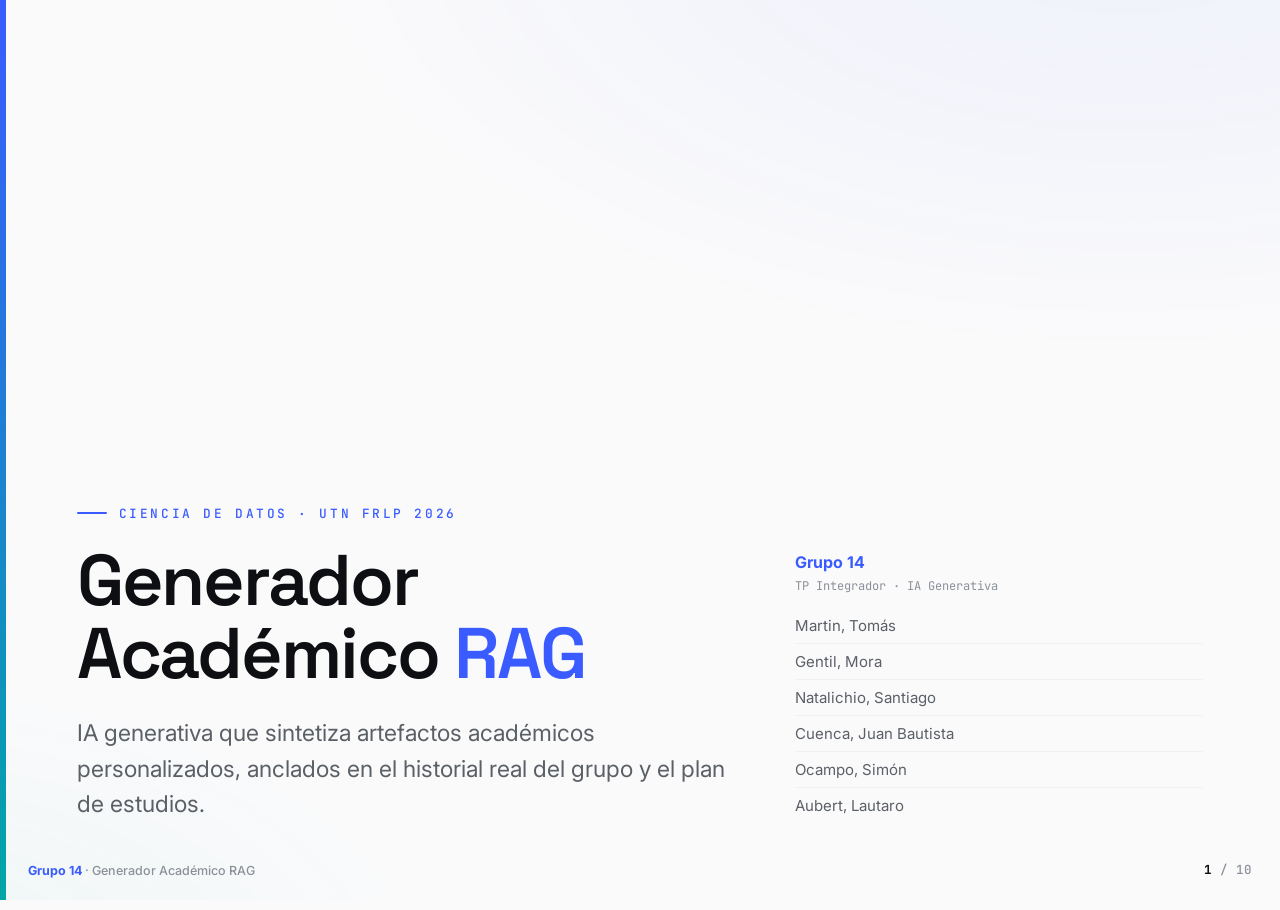
<file: slides/slides.html>
<!DOCTYPE html>
<html lang="es">
<head>
<meta charset="UTF-8" />
<meta name="viewport" content="width=device-width, initial-scale=1.0" />
<title>Generador Académico RAG — Grupo 14 · UTN FRLP</title>
<link rel="preconnect" href="https://fonts.googleapis.com" />
<link rel="preconnect" href="https://fonts.gstatic.com" crossorigin />
<link href="https://fonts.googleapis.com/css2?family=Inter:wght@400;500;600;700&family=Space+Grotesk:wght@500;600;700&family=JetBrains+Mono:wght@400;500&display=swap" rel="stylesheet" />
<style>
:root{
  --bg:#FAFAFB; --panel:#FFFFFF; --ink:#0E0F12; --ink-soft:#5B6066; --muted:#8B9099;
  --line:#E6E7EB; --line-soft:#F0F1F4; --surface:#F2F3F6;
  --cobalt:#3A5BFF; --cobalt2:#2440D8; --cobalt-soft:#E7EBFF;
  --teal:#00A6A6; --amber:#E0A100;
  --display:'Space Grotesk','Segoe UI',sans-serif; --sans:'Inter',system-ui,sans-serif; --mono:'JetBrains Mono',ui-monospace,monospace;
  --shadow:0 1px 2px rgba(14,15,18,.05),0 12px 34px rgba(14,15,18,.07);
}
*{box-sizing:border-box;margin:0;padding:0;}
html,body{height:100%;}
body{font-family:var(--sans);background:var(--bg);color:var(--ink);overflow:hidden;-webkit-font-smoothing:antialiased;text-rendering:optimizeLegibility;}
body::before{content:"";position:fixed;inset:0;pointer-events:none;z-index:0;
  background:radial-gradient(120% 90% at 88% -10%,rgba(58,91,255,.06),transparent 55%),radial-gradient(90% 70% at -10% 110%,rgba(0,166,166,.05),transparent 50%);}

.deck{position:relative;width:100vw;height:100vh;z-index:1;}
.slide{position:absolute;inset:0;display:flex;flex-direction:column;justify-content:center;
  padding:clamp(40px,6vw,110px);opacity:0;visibility:hidden;transform:translateY(14px) scale(.992);
  transition:opacity .5s ease,transform .55s cubic-bezier(.16,1,.3,1),visibility .5s;overflow:hidden;}
.slide.active{opacity:1;visibility:visible;transform:none;}
.slide.past{transform:translateY(-14px) scale(.992);}

.eyebrow{font-family:var(--mono);font-size:clamp(10px,1vw,13px);font-weight:500;letter-spacing:.2em;text-transform:uppercase;color:var(--cobalt);
  display:flex;align-items:center;gap:12px;margin-bottom:22px;}
.eyebrow::before{content:"";width:30px;height:2px;background:var(--cobalt);display:inline-block;border-radius:2px;}
h1{font-family:var(--display);font-weight:600;font-size:clamp(38px,5.6vw,80px);line-height:1.02;letter-spacing:-.03em;}
h2{font-family:var(--display);font-weight:600;font-size:clamp(30px,3.9vw,54px);line-height:1.06;letter-spacing:-.025em;margin-bottom:10px;}
h3{font-size:clamp(15px,1.4vw,20px);font-weight:600;color:var(--ink);}
p,li{font-size:clamp(15px,1.35vw,20px);line-height:1.55;color:var(--ink-soft);}
.lead{font-size:clamp(18px,1.8vw,26px);color:var(--ink-soft);max-width:62ch;font-weight:400;}
strong{color:var(--ink);font-weight:600;} em{color:var(--cobalt);font-style:normal;font-weight:500;}
.muted{color:var(--muted);}
.mono{font-family:var(--mono);}

.row{display:flex;gap:clamp(24px,3.4vw,60px);align-items:center;}
.col{display:flex;flex-direction:column;} .grow{flex:1;} .stack>*+*{margin-top:18px;}

/* portada */
.cover-grid{display:grid;grid-template-columns:1.6fr 1fr;gap:clamp(40px,5vw,72px);align-items:end;height:100%;}
.authors-list div{font-size:15px;color:var(--ink-soft);padding:8px 0;border-bottom:1px solid var(--line-soft);}
.authors-list div:last-child{border-bottom:none;}
.brandbar{position:absolute;top:0;left:0;width:6px;height:100%;background:linear-gradient(180deg,var(--cobalt),var(--teal));}

ul.clean{list-style:none;} ul.clean li{position:relative;padding-left:28px;margin:15px 0;}
ul.clean li::before{content:"";position:absolute;left:2px;top:.62em;width:9px;height:9px;border-radius:2px;background:var(--cobalt);transform:rotate(45deg);}

.pipe{display:flex;flex-direction:column;gap:10px;}
.pipe .step{border:1px solid var(--line);background:var(--panel);border-radius:12px;padding:15px 20px;font-size:clamp(15px,1.4vw,20px);box-shadow:var(--shadow);}
.pipe .step b{color:var(--cobalt);font-weight:600;}

.tone-grid{display:grid;grid-template-columns:repeat(3,1fr);gap:0;border-top:1px solid var(--line);}
.tone-card{padding:24px 24px 24px 0;border-right:1px solid var(--line);}
.tone-card:last-child{border-right:none;} .tone-card:not(:first-child){padding-left:24px;}
.tone-card .h{font-family:var(--mono);font-size:12px;text-transform:uppercase;letter-spacing:.12em;font-weight:500;margin-bottom:12px;}
.tone-card.tecnico .h{color:var(--cobalt);} .tone-card.motivacional .h{color:var(--teal);} .tone-card.honesto .h{color:var(--amber);}
.tone-card p{font-size:clamp(15px,1.4vw,18px);line-height:1.45;color:var(--ink);}

.metrics{display:grid;grid-template-columns:repeat(3,1fr);gap:0;border-top:1px solid var(--line);}
.metric{padding:28px 28px 28px 0;border-right:1px solid var(--line);}
.metric:last-child{border-right:none;} .metric:not(:first-child){padding-left:28px;}
.metric .num{font-family:var(--display);font-weight:600;font-size:clamp(40px,5vw,66px);color:var(--cobalt);line-height:1;letter-spacing:-.02em;font-variant-numeric:tabular-nums;}
.metric .lbl{font-size:clamp(13px,1.1vw,16px);color:var(--muted);margin-top:12px;line-height:1.35;}

.figbox{display:flex;align-items:center;justify-content:center;}
.figbox img{display:block;max-width:100%;max-height:62vh;width:auto;height:auto;border:1px solid var(--line);border-radius:12px;}
.cap{font-family:var(--mono);font-size:12px;color:var(--muted);margin-top:10px;}

.callout{background:var(--cobalt-soft);border-radius:14px;padding:20px 26px;}
.callout p{color:var(--ink);font-size:clamp(16px,1.5vw,21px);line-height:1.45;}
.big{font-family:var(--display);font-weight:500;font-size:clamp(24px,2.6vw,38px);line-height:1.25;max-width:26ch;color:var(--ink);}

/* demo con/sin RAG */
.versus{display:grid;grid-template-columns:1fr 1fr;gap:20px;margin-top:24px;}
.vcard{border:1px solid var(--line);border-radius:14px;padding:22px 24px;background:var(--panel);}
.vcard.on{border-color:var(--cobalt);box-shadow:0 0 0 3px var(--cobalt-soft);}
.vcard .tag{font-family:var(--mono);font-size:12px;letter-spacing:.1em;text-transform:uppercase;margin-bottom:12px;}
.vcard.on .tag{color:var(--cobalt);} .vcard.off .tag{color:var(--muted);}
.vcard p{color:var(--ink);} .vcard .g{font-family:var(--display);font-weight:600;font-size:30px;margin-top:14px;}
.vcard.on .g{color:var(--teal);} .vcard.off .g{color:var(--amber);}

.frag{opacity:0;transform:translateY(10px);transition:opacity .45s ease,transform .45s cubic-bezier(.16,1,.3,1);}
.frag.in{opacity:1;transform:none;}

.progress{position:fixed;top:0;left:0;height:3px;background:linear-gradient(90deg,var(--cobalt),var(--teal));width:0;z-index:40;transition:width .45s ease;}
.counter{position:fixed;bottom:22px;right:28px;z-index:30;font-family:var(--mono);font-size:12.5px;font-weight:500;color:var(--muted);}
.counter b{color:var(--ink);}
.brandmark{position:fixed;bottom:22px;left:28px;z-index:30;font-size:12.5px;color:var(--muted);font-weight:500;}
.brandmark b{color:var(--cobalt);}
.hint{position:fixed;bottom:20px;left:50%;transform:translateX(-50%);z-index:30;font-size:11.5px;color:var(--muted);opacity:0;transition:opacity .4s;pointer-events:none;background:rgba(255,255,255,.7);padding:5px 14px;border-radius:999px;backdrop-filter:blur(4px);}
body:hover .hint{opacity:.6;}
kbd{font-family:var(--mono);font-size:11px;background:var(--panel);border:1px solid var(--line);border-bottom-width:2px;border-radius:5px;padding:1px 6px;color:var(--ink-soft);}

@media (max-width:860px){ .cover-grid{grid-template-columns:1fr;} .row{flex-direction:column;align-items:stretch;} .versus{grid-template-columns:1fr;} }

@media print{
  @page{size:1280px 720px;margin:0;}
  *{-webkit-print-color-adjust:exact;print-color-adjust:exact;}
  html,body{height:auto;overflow:visible;background:#fff;}
  body::before{display:none;}
  .progress,.counter,.brandmark,.hint{display:none !important;}
  .deck{position:static;width:1280px;height:auto;}
  .slide{position:relative !important;inset:auto !important;opacity:1 !important;visibility:visible !important;transform:none !important;
    width:1280px;height:720px;overflow:hidden;break-after:page;break-inside:avoid;}
  .slide:last-child{break-after:auto;}
  .frag{opacity:1 !important;transform:none !important;}
  .row{flex-direction:row !important;align-items:center !important;}
  .cover-grid{grid-template-columns:1.55fr 1fr !important;}
  .tone-grid,.metrics{grid-template-columns:repeat(3,1fr) !important;}
  .versus{grid-template-columns:1fr 1fr !important;}
  .figbox img{max-height:58vh;}
}
</style>
</head>
<body>
<div class="progress" id="progress"></div>

<div class="deck" id="deck">

  <!-- 1 · Portada (Tomás abre) -->
  <section class="slide">
    <span class="brandbar"></span>
    <div class="cover-grid">
      <div class="col">
        <span class="eyebrow">Ciencia de Datos · UTN FRLP 2026</span>
        <h1>Generador Académico <span style="color:var(--cobalt)">RAG</span></h1>
        <p class="lead" style="margin-top:26px;">IA generativa que sintetiza artefactos académicos personalizados, anclados en el historial real del grupo y el plan de estudios.</p>
      </div>
      <div class="col">
        <div style="font-weight:600;color:var(--ink);margin-bottom:6px;"><b style="color:var(--cobalt)">Grupo 14</b></div>
        <div class="muted mono" style="font-size:12px;margin-bottom:14px;">TP Integrador · IA Generativa</div>
        <div class="authors-list">
          <div>Martin, Tomás</div>
          <div>Gentil, Mora</div>
          <div>Natalichio, Santiago</div>
          <div>Cuenca, Juan Bautista</div>
          <div>Ocampo, Simón</div>
          <div>Aubert, Lautaro</div>
        </div>
      </div>
    </div>
  </section>

  <!-- 2 · El problema / reencuadre (Tomás) -->
  <section class="slide">
    <span class="eyebrow">El problema</span>
    <h2>Generar, no consultar</h2>
    <div class="row" style="margin-top:30px;">
      <p class="lead grow">"¿Qué notas tengo?" lo resuelve un <strong>SQL</strong> &mdash;por eso esos datos van en una base relacional&mdash;. Pero eso es lookup, no IA.</p>
      <ul class="clean grow">
        <li class="frag">El producto son <em>artefactos nuevos</em>: planes, informes, cartas.</li>
        <li class="frag">Texto sintetizado con razonamiento y estilo, no un campo de tabla.</li>
        <li class="frag">No es NotebookLM: <strong>construimos el pipeline</strong> y lo mostramos.</li>
      </ul>
    </div>
  </section>

  <!-- 3 · Datos y corpus (Mora) -->
  <section class="slide">
    <span class="eyebrow">Datos y exploración</span>
    <h2>Un corpus mixto y privado</h2>
    <div class="row" style="margin-top:24px;align-items:center;">
      <ul class="clean grow">
        <li class="frag"><strong>413 filas + 136 docs</strong>: estados, notas, plan y contenidos de materias.</li>
        <li class="frag">Tabular → base <strong>relacional</strong>; prosa del plan → base <strong>vectorial</strong>.</li>
        <li class="frag">Join por <em>nombre normalizado</em>: los códigos no coinciden.</li>
        <li class="frag"><strong>221 notas reales</strong> de los 6 integrantes (prom. 8.0–8.7).</li>
      </ul>
      <div class="grow frag">
        <div class="figbox"><img src="../figs/avance_anual.png" alt="Avance anual" /></div>
        <div class="cap">Avance académico real por año.</div>
      </div>
    </div>
  </section>

  <!-- 4 · Pipeline RAG (Santiago) -->
  <section class="slide">
    <span class="eyebrow">Arquitectura</span>
    <h2>El pipeline RAG, de punta a punta</h2>
    <div class="row" style="margin-top:26px;align-items:center;">
      <p class="lead grow">Cada etapa la construimos nosotros. El pipeline corre <em>local</em>; la generación, en GPU gratuita (Colab) o local. <strong>Persistencia híbrida</strong>: lo tabular en relacional (SQL exacto), la documentación en vectorial (semántico). El retrieval <em>combina</em> ambas.</p>
      <div class="pipe grow">
        <div class="step frag"><b>PDFs</b> → pdfplumber → documentos</div>
        <div class="step frag">→ tabular → <b>SQLite</b> · prosa → <b>MiniLM</b> → <b>Chroma</b></div>
        <div class="step frag">→ retrieval híbrido (SQL + vector) → <b>contexto</b></div>
        <div class="step frag">→ <b>qwen2.5:14B</b> (Ollama · GPU) → artefacto</div>
      </div>
    </div>
  </section>

  <!-- 5 · Espacio semántico (Juan) -->
  <section class="slide">
    <span class="eyebrow">Embeddings</span>
    <h2>El espacio semántico funciona</h2>
    <div class="row" style="margin-top:24px;align-items:center;">
      <ul class="clean grow">
        <li class="frag">Las 36 obligatorias proyectadas con <strong>t-SNE</strong>.</li>
        <li class="frag">Materias de la misma área caen <em>juntas</em>.</li>
        <li class="frag">Eso habilita el <strong>recomendador por matching semántico</strong>: afinidad por contenido, la mitad que complementa al SQL exacto.</li>
      </ul>
      <div class="grow frag">
        <div class="figbox"><img src="../figs/materias_embeddings.png" alt="t-SNE de materias" /></div>
        <div class="cap">t-SNE de los embeddings de las materias, por área.</div>
      </div>
    </div>
  </section>

  <!-- 6 · Generación + tonos (Juan) -->
  <section class="slide">
    <span class="eyebrow">Generación</span>
    <h2>Un dato, tres tonos</h2>
    <div class="tone-grid" style="margin-top:24px;">
      <div class="tone-card tecnico frag"><div class="h">Técnico</div><p>Podés cursar Ciencia de Datos: cumplís las correlativas. Rendimiento sólido en Programación (media 8.4).</p></div>
      <div class="tone-card motivacional frag"><div class="h">Motivacional</div><p>¡Vas muy bien! Tu base en Programación es una fortaleza real: Ciencia de Datos es el próximo paso natural.</p></div>
      <div class="tone-card honesto frag"><div class="h">Honesto</div><p>Estás habilitado, pero arrastrás Matemática floja. Reforzala antes o vas a sufrir la cursada.</p></div>
    </div>
    <p class="frag" style="margin-top:30px;color:var(--muted);">Mismos datos del contexto. Solo cambia el <em>registro</em>. Eso es generativo.</p>
  </section>

  <!-- 7 · Demo con/sin RAG (Simón) -->
  <section class="slide">
    <span class="eyebrow">Demo estrella</span>
    <h2>Con RAG vs. sin RAG</h2>
    <div class="versus">
      <div class="vcard on frag">
        <div class="tag">Con RAG</div>
        <p>Cita las materias aprobadas reales, las correlativas y las notas. Genera el plan anclado.</p>
        <div class="g">grounding léxico 0.77</div>
      </div>
      <div class="vcard off frag">
        <div class="tag">Sin RAG</div>
        <p>Sin el historial privado, el modelo se generaliza o inventa materias que no existen.</p>
        <div class="g">grounding léxico 0.31</div>
      </div>
    </div>
    <p class="frag" style="margin-top:26px;color:var(--muted);">Mismo pedido, un botón. La diferencia es el conocimiento privado.</p>
  </section>

  <!-- 8 · Evaluación (Simón) -->
  <section class="slide">
    <span class="eyebrow">Evaluación</span>
    <h2>Medimos el anclaje</h2>
    <div class="metrics" style="margin-top:26px;">
      <div class="metric frag"><div class="num">1.0</div><div class="lbl"><strong>precisión factual</strong> con RAG: cada par (materia, nota) que afirma coincide con el registro real. Sin RAG no cita ninguno.</div></div>
      <div class="metric frag"><div class="num">0.75→0.25</div><div class="lbl"><strong>faithfulness</strong>: un LLM juzga la fidelidad al contexto. Con RAG vs. sin RAG.</div></div>
      <div class="metric frag"><div class="num">4 / 4</div><div class="lbl">métricas donde <strong>con RAG &gt; sin RAG</strong> (léxico, semántico, precisión, faithfulness).</div></div>
    </div>
    <p class="frag" style="margin-top:32px;max-width:66ch;">Cuatro métricas en tres ejes: <em>solapamiento</em> (léxico/semántico), <em>corrección factual</em> (precisión) y <em>juicio de un LLM</em> (faithfulness). La estrella: <strong>cero notas inventadas con RAG</strong>. El valor absoluto tiene varianza; lo robusto es la dirección.</p>
  </section>

  <!-- 9 · Clustering / diagnóstico (Lautaro) -->
  <section class="slide">
    <span class="eyebrow">Análisis</span>
    <h2>Diagnóstico grupal</h2>
    <div class="row" style="margin-top:24px;align-items:center;">
      <ul class="clean grow">
        <li class="frag"><strong>KMeans</strong> sobre el perfil por área (PCA a 2D).</li>
        <li class="frag">Agrupa integrantes por fortalezas afines.</li>
        <li class="frag">El generador <em>reparte roles</em> de un proyecto según eso.</li>
      </ul>
      <div class="grow frag">
        <div class="figbox"><img src="../figs/clustering_perfiles.png" alt="Clustering de perfiles" /></div>
        <div class="cap">Clustering de perfiles académicos (KMeans, PCA).</div>
      </div>
    </div>
  </section>

  <!-- 10 · Conclusiones (Lautaro cierra) -->
  <section class="slide">
    <span class="eyebrow">Conclusiones</span>
    <h2>Qué demostramos</h2>
    <ul class="clean" style="margin-top:24px;max-width:64ch;">
      <li class="frag">Construimos un <strong>pipeline RAG completo</strong>, no una caja negra.</li>
      <li class="frag">El sistema <em>genera</em> artefactos con tono, no responde preguntas.</li>
      <li class="frag">La demo con/sin RAG hace <strong>medible</strong> el valor del dato privado.</li>
      <li class="frag">Pipeline de DS completo: EDA, visualización, clustering, evaluación.</li>
    </ul>
    <p class="frag" style="margin-top:34px;font-family:var(--display);font-weight:500;font-size:clamp(18px,1.9vw,26px);color:var(--ink);">Gracias. ¿Preguntas?</p>
  </section>

</div>

<div class="counter" id="counter"></div>
<div class="brandmark"><b>Grupo 14</b> · Generador Académico RAG</div>
<div class="hint">
  <kbd>→</kbd> avanzar · <kbd>←</kbd> volver · <kbd>↓</kbd>/<kbd>↑</kbd> diapositiva completa · <kbd>F</kbd> pantalla completa
</div>

<script>
  const deck = document.getElementById('deck');
  const slides = [...deck.querySelectorAll('.slide')];
  const progress = document.getElementById('progress');
  const counter = document.getElementById('counter');
  let si = 0, fi = 0;
  const fragsOf = (s) => [...s.querySelectorAll('.frag')];

  function render(){
    slides.forEach((s, i) => { s.classList.toggle('active', i === si); s.classList.toggle('past', i < si); });
    fragsOf(slides[si]).forEach((f, i) => f.classList.toggle('in', i < fi));
    progress.style.width = (si / (slides.length - 1) * 100) + '%';
    counter.innerHTML = `<b>${si + 1}</b> / ${slides.length}`;
  }
  function next(){
    const frags = fragsOf(slides[si]);
    if(fi < frags.length){ fi++; render(); return; }
    if(si < slides.length - 1){ si++; fi = 0; render(); }
  }
  function prev(){
    if(fi > 0){ fi--; render(); return; }
    if(si > 0){ si--; fi = fragsOf(slides[si]).length; render(); }
  }
  function goto(i){ si = Math.max(0, Math.min(slides.length - 1, i)); fi = fragsOf(slides[si]).length; render(); }

  document.addEventListener('keydown', (e) => {
    switch(e.key){
      case 'ArrowRight': case ' ': case 'PageDown': e.preventDefault(); next(); break;
      case 'ArrowLeft': case 'PageUp': e.preventDefault(); prev(); break;
      case 'ArrowDown': e.preventDefault(); goto(si + 1); break;
      case 'ArrowUp': e.preventDefault(); goto(si - 1); break;
      case 'Home': e.preventDefault(); goto(0); break;
      case 'End': e.preventDefault(); goto(slides.length - 1); break;
      case 'f': case 'F':
        if(!document.fullscreenElement) document.documentElement.requestFullscreen?.();
        else document.exitFullscreen?.(); break;
    }
  });
  deck.addEventListener('click', (e) => { if(e.target.closest('a')) return; next(); });
  render();
</script>
</body>
</html>
</file>
<file: assets/design.css>
/* Graphite & Cobalt — sistema visual compartido de todos los entregables.
   Ver DESIGN.md. Importado por: app, informe, slides, guión. */
@import url("https://fonts.googleapis.com/css2?family=Inter:wght@400;500;600;700&family=Space+Grotesk:wght@500;600;700&family=JetBrains+Mono:wght@400;500&display=swap");

:root {
  --bg: #FAFAFB;
  --surface: #F2F3F6;
  --ink: #0E0F12;
  --ink-soft: #5B6066;
  --line: #E6E7EB;
  --cobalt: #3A5BFF;
  --cobalt-soft: #E7EBFF;
  --steel: #7C8AA5;
  --teal: #00A6A6;
  --violet: #9B6DFF;
  --amber: #E0A100;

  --sans: "Inter", system-ui, -apple-system, "Segoe UI", sans-serif;
  --display: "Space Grotesk", "Segoe UI", sans-serif;
  --mono: "JetBrains Mono", ui-monospace, "Cascadia Code", monospace;

  --s1: 6px; --s2: 12px; --s3: 20px; --s4: 32px; --s5: 52px; --s6: 84px;
  --r: 12px; --r-sm: 8px;
  --ease: cubic-bezier(0.16, 1, 0.3, 1);
  --console-bg: #15171C;
  color-scheme: light;
}

[data-theme="dark"] {
  --bg: #0E0F12;
  --surface: #16181D;
  --ink: #ECEEF2;
  --ink-soft: #9AA0AA;
  --line: #262A31;
  --cobalt: #6E86FF;
  --cobalt-soft: #1B2030;
  --steel: #8B93A3;
  --console-bg: #08090B;
  color-scheme: dark;
}

* { box-sizing: border-box; }

/* scrollbars on-brand (Firefox + WebKit) */
* { scrollbar-width: thin; scrollbar-color: color-mix(in srgb, var(--steel) 60%, transparent) transparent; }
::-webkit-scrollbar { width: 10px; height: 10px; }
::-webkit-scrollbar-track { background: transparent; }
::-webkit-scrollbar-thumb { background: color-mix(in srgb, var(--steel) 55%, transparent); border-radius: 999px; border: 2px solid transparent; background-clip: padding-box; }
::-webkit-scrollbar-thumb:hover { background: var(--steel); border: 2px solid transparent; background-clip: padding-box; }

html { -webkit-text-size-adjust: 100%; }

body {
  margin: 0;
  background: var(--bg);
  color: var(--ink);
  font-family: var(--sans);
  font-size: 15px;
  line-height: 1.6;
  -webkit-font-smoothing: antialiased;
  text-rendering: optimizeLegibility;
}

h1, h2, h3, h4 { font-family: var(--display); font-weight: 600; line-height: 1.12; letter-spacing: -0.02em; margin: 0; }
h1 { font-size: clamp(34px, 5vw, 48px); }
h2 { font-size: clamp(24px, 3.4vw, 34px); }
h3 { font-size: 18px; }
p { margin: 0 0 var(--s3); max-width: 70ch; }
a { color: var(--cobalt); text-decoration: none; }
a:hover { text-decoration: underline; }
code, kbd, .mono { font-family: var(--mono); font-size: 0.92em; }

.eyebrow {
  font-family: var(--mono); font-size: 12px; font-weight: 500;
  letter-spacing: 0.16em; text-transform: uppercase; color: var(--ink-soft);
}
.muted { color: var(--ink-soft); }
.cobalt { color: var(--cobalt); }

/* chips / dato anclado */
.chip {
  display: inline-flex; align-items: center; gap: 6px;
  padding: 3px 10px; border-radius: 999px; font-size: 13px;
  border: 1px solid var(--line); background: #fff; color: var(--ink-soft);
}
.chip--anchor { background: var(--cobalt-soft); border-color: transparent; color: var(--cobalt); font-weight: 500; }
.chip--sim { background: var(--surface); }

/* segmented control (con RAG / sin RAG · tonos · artefactos) */
.seg { display: inline-flex; background: var(--surface); border: 1px solid var(--line); border-radius: 999px; padding: 3px; gap: 2px; }
.seg button {
  border: 0; background: transparent; color: var(--ink-soft);
  font: inherit; font-size: 13px; font-weight: 500; padding: 7px 16px;
  border-radius: 999px; cursor: pointer; transition: color .2s var(--ease), background .2s var(--ease);
}
.seg button[aria-pressed="true"] { background: #fff; color: var(--ink); box-shadow: 0 1px 2px rgba(14,15,18,.08); }
.seg button.is-cobalt[aria-pressed="true"] { background: var(--cobalt); color: #fff; }

/* botones */
.btn {
  font: inherit; font-weight: 600; font-size: 14px; cursor: pointer;
  padding: 11px 20px; border-radius: var(--r-sm); border: 1px solid transparent;
  transition: transform .15s var(--ease), opacity .2s var(--ease);
}
.btn:active { transform: translateY(1px); }
.btn--primary { background: var(--cobalt); color: #fff; }
.btn--ghost { background: #fff; color: var(--ink); border-color: var(--line); }
.btn:disabled { opacity: .5; cursor: not-allowed; }

/* panel (sin abusar; bordes 1px) */
.panel { background: #fff; border: 1px solid var(--line); border-radius: var(--r); }

/* medidor de grounding */
.gbar { height: 8px; border-radius: 999px; background: var(--line); overflow: hidden; }
.gbar > span { display: block; height: 100%; background: var(--teal); transition: width .5s var(--ease); }
.gbar.is-low > span { background: var(--amber); }

/* consola / contexto recuperado */
.console { font-family: var(--mono); font-size: 13px; line-height: 1.7; background: var(--console-bg); color: #D9DCE3; border-radius: var(--r); padding: var(--s3); white-space: pre-wrap; word-break: break-word; }
.console .tok { color: #fff; }
.console .dim { color: var(--steel); }

/* form controls: selects e inputs que SIGUEN el sistema (combobox custom) */
select, input[type="text"], input[type="number"] {
  font: inherit; font-size: 14px; color: var(--ink); background: var(--surface);
  border: 1px solid var(--line); border-radius: var(--r-sm); padding: 10px 12px;
  transition: border-color .18s var(--ease), box-shadow .18s var(--ease);
}
select { -webkit-appearance: none; appearance: none; cursor: pointer; padding-right: 36px;
  background-image: url("data:image/svg+xml,%3Csvg xmlns='http://www.w3.org/2000/svg' width='12' height='8' viewBox='0 0 12 8'%3E%3Cpath d='M1 1l5 5 5-5' stroke='%235B6066' stroke-width='1.6' fill='none' stroke-linecap='round'/%3E%3C/svg%3E");
  background-repeat: no-repeat; background-position: right 14px center; }
select:focus, input:focus { outline: none; border-color: var(--cobalt); box-shadow: 0 0 0 3px var(--cobalt-soft); }
select:hover, input:hover { border-color: var(--steel); }
label.lbl { font-family: var(--mono); font-size: 11px; letter-spacing: .1em; text-transform: uppercase; color: var(--ink-soft); display: block; margin-bottom: 8px; }

/* combobox custom (reemplaza el <select> nativo, dropdown estilable) */
select.enhanced { display: none; }
.cselect { position: relative; }
.cs-trigger { width: 100%; display: flex; align-items: center; justify-content: space-between; gap: 10px;
  font: inherit; font-size: 14px; color: var(--ink); background: var(--surface); border: 1px solid var(--line);
  border-radius: var(--r-sm); padding: 10px 12px; cursor: pointer; text-align: left;
  transition: border-color .18s var(--ease), box-shadow .18s var(--ease); }
.cs-trigger:hover { border-color: var(--steel); }
.cs-trigger svg { flex: none; color: var(--ink-soft); transition: transform .2s var(--ease); }
.cselect.open .cs-trigger { border-color: var(--cobalt); box-shadow: 0 0 0 3px var(--cobalt-soft); }
.cselect.open .cs-trigger svg { transform: rotate(180deg); }
.cs-menu { position: absolute; top: calc(100% + 6px); left: 0; right: 0; z-index: 30; margin: 0; padding: 6px;
  list-style: none; background: var(--bg); border: 1px solid var(--line); border-radius: var(--r-sm);
  box-shadow: 0 14px 34px rgba(14, 15, 18, .16); max-height: 240px; overflow: auto; }
[data-theme="dark"] .cs-menu { box-shadow: 0 14px 34px rgba(0, 0, 0, .5); }
.cs-opt { padding: 9px 11px; border-radius: 6px; font-size: 14px; color: var(--ink); cursor: pointer; }
.cs-opt:hover { background: var(--surface); }
.cs-opt[aria-selected="true"] { background: var(--cobalt-soft); color: var(--cobalt); font-weight: 500; }

/* pills / tabs */
.pills { display: inline-flex; gap: 4px; background: var(--surface); border: 1px solid var(--line); border-radius: 999px; padding: 4px; }
.pills button { border: 0; background: transparent; color: var(--ink-soft); font: inherit; font-size: 13px; font-weight: 500;
  padding: 7px 16px; border-radius: 999px; cursor: pointer; transition: color .2s var(--ease), background .2s var(--ease); display: inline-flex; align-items: center; gap: 7px; }
.pills button[aria-selected="true"] { background: var(--cobalt); color: #fff; }

/* tabla sobria */
table.data { border-collapse: collapse; width: 100%; font-size: 14px; }
table.data th, table.data td { text-align: left; padding: 9px 12px; border-bottom: 1px solid var(--line); }
table.data th { font-family: var(--mono); font-size: 11px; letter-spacing: .08em; text-transform: uppercase; color: var(--ink-soft); font-weight: 500; }

/* utilidades de layout */
.wrap { max-width: 1080px; margin: 0 auto; padding: 0 var(--s4); }
.stack > * + * { margin-top: var(--s3); }
.row { display: flex; gap: var(--s3); flex-wrap: wrap; align-items: center; }
.grid2 { display: grid; grid-template-columns: 1fr 1fr; gap: var(--s4); }
@media (max-width: 760px) { .grid2 { grid-template-columns: 1fr; } }

/* motion de entrada */
@media (prefers-reduced-motion: no-preference) {
  .reveal { opacity: 0; transform: translateY(12px); animation: reveal .6s var(--ease) forwards; }
  @keyframes reveal { to { opacity: 1; transform: none; } }
}

/* print: informe + slides exportables */
@media print {
  :root { --bg: #fff; --surface: #f4f5f7; }
  body { background: #fff; }
  .no-print { display: none !important; }
  .panel, .console, table.data { box-shadow: none !important; }
  h1, h2, h3, p, tr, .panel, figure { break-inside: avoid; }
}
</file>
